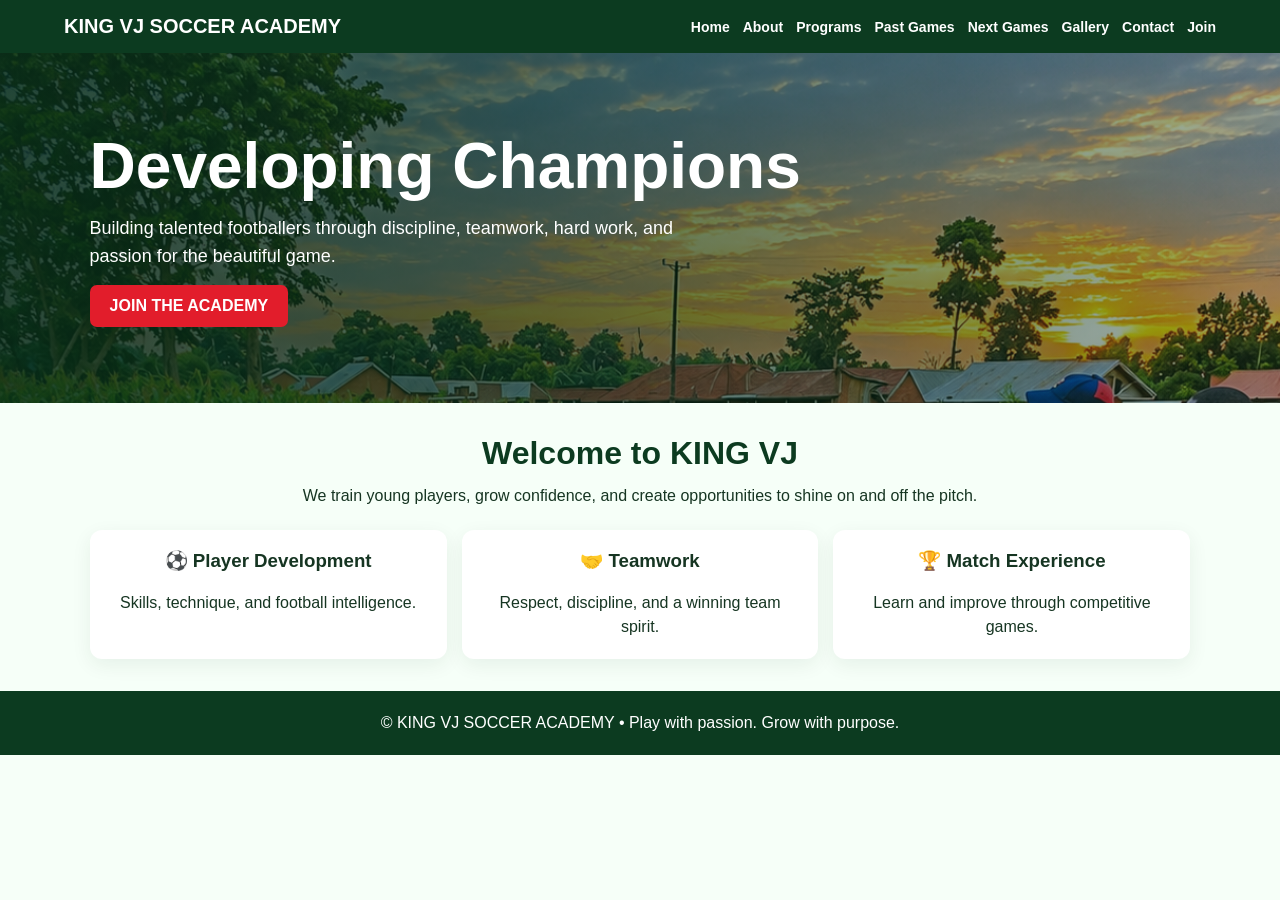
<file: index.html>
<!DOCTYPE html>
<html lang="en">
<head>
<meta charset="UTF-8">
<meta name="viewport" content="width=device-width, initial-scale=1">
<title>KING VJ SOCCER ACADEMY</title>
<style>
*{box-sizing:border-box}
html,body{margin:0;padding:0;width:100%;min-height:100%;font-family:Arial,Helvetica,sans-serif}
html,body{overflow-x:hidden}
body{background:#071b12;color:#fff}
img,svg{max-width:100%}

/* FIXED, RESPONSIVE SPLASH: centered on phones and desktops */
#splash{
 position:fixed!important;top:0;right:0;bottom:0;left:0;
 width:100%;height:100vh;height:100dvh;z-index:9999;
 display:flex;align-items:center;justify-content:center;
 overflow:hidden;background:radial-gradient(circle at center,#174b2c 0%,#071b12 70%);
 animation:splashOut .6s ease 4.45s forwards;
}
.circle{
 width:min(82vw,430px);height:min(82vw,430px);max-height:82vh;max-height:82dvh;
 aspect-ratio:1;flex:0 0 auto;margin:auto;
 border:7px solid #e8fff0;border-radius:50%;
 display:flex;flex-direction:column;align-items:center;justify-content:center;
 position:relative;overflow:hidden;
 box-shadow:0 0 0 10px #e21d2b,0 0 45px #28a64e;
 animation:circleIn .7s ease-out both;
}
.circle:before{content:"";position:absolute;inset:12px;border:2px dashed #ffffff75;border-radius:50%;pointer-events:none}
.brand{font-weight:900;letter-spacing:2px;text-align:center;line-height:1.08;text-shadow:0 3px 12px #0008;z-index:1;max-width:90%}
.brand .king{font-size:clamp(28px,8vw,52px);color:#fff;animation:wordIn .55s .15s both}
.brand .vj{color:#ff3946}
.brand .soccer{font-size:clamp(18px,5vw,31px);color:#baffc9;animation:wordIn .55s .35s both}
.brand .academy{font-size:clamp(13px,4vw,23px);color:#fff;letter-spacing:clamp(2px,1vw,5px);margin-top:7px;animation:wordIn .55s .55s both}
.team{width:42%;height:22%;object-fit:contain;margin-top:8px;animation:teamIn .65s .45s both;z-index:1}
.ball{position:absolute;width:clamp(26px,8vw,38px);height:clamp(26px,8vw,38px);left:14%;bottom:18%;animation:ballMove 1.15s ease-in-out infinite}
.ball svg{width:100%;height:100%;filter:drop-shadow(0 4px 4px #0007)}
.loading{position:absolute;bottom:8%;font-size:clamp(8px,2.5vw,10px);letter-spacing:2px;color:#d5ffe0;text-align:center;width:100%}
@keyframes circleIn{from{transform:scale(.35) rotate(-35deg);opacity:0}to{transform:scale(1) rotate(0);opacity:1}}
@keyframes wordIn{from{opacity:0;transform:translateY(18px) scale(.8)}to{opacity:1;transform:translateY(0) scale(1)}}
@keyframes teamIn{from{opacity:0;transform:scale(.2)}to{opacity:1;transform:scale(1)}}
/* Smaller travel distance prevents the ball escaping on mobile */
@keyframes ballMove{0%{transform:translate(0,0) rotate(0)}50%{transform:translate(38px,-12px) rotate(220deg)}100%{transform:translate(0,0) rotate(360deg)}}
@keyframes splashOut{to{opacity:0;visibility:hidden;pointer-events:none}}

/* HOMEPAGE */
#home{min-height:100vh;width:100%;overflow:hidden;background:#f6fff8;color:#163522}
header{background:#0c3b20;padding:15px 5%;display:flex;align-items:center;justify-content:space-between;gap:12px;flex-wrap:wrap}
header .logo{font-weight:900;font-size:clamp(16px,2.4vw,20px);color:white}
nav{display:flex;flex-wrap:wrap;gap:7px 13px}
nav a{color:#fff;text-decoration:none;font-weight:bold;font-size:14px}
nav a:hover{color:#baffc9}
.hero{
 padding:55px 7%;min-height:350px;display:flex;align-items:center;color:white;
 background-color:#063b20;
 background-image:linear-gradient(90deg,#082d18dd,#082d1860),url('images/training.png');
 background-position:center top;background-size:cover;background-repeat:no-repeat;
}
.hero h1{font-size:clamp(34px,6vw,64px);margin:0 0 12px}
.hero p{font-size:clamp(16px,2vw,18px);max-width:600px;line-height:1.55;margin:0}
.cta{display:inline-block;background:#e21d2b;color:white;padding:12px 20px;border-radius:7px;text-decoration:none;font-weight:bold;margin-top:14px}
section{padding:32px 7%;text-align:center}
section h2{font-size:clamp(25px,4vw,32px);color:#0c3b20;margin:0 0 12px}
section>p{line-height:1.5;margin:0 auto;max-width:760px}
.cards{display:grid;grid-template-columns:repeat(auto-fit,minmax(min(220px,100%),1fr));gap:15px;margin-top:22px}
.card{background:white;border-radius:12px;padding:20px;box-shadow:0 6px 20px #0b3b2012}
.card h3{margin-top:0}
.card p{line-height:1.5;margin-bottom:0}
footer{text-align:center;padding:20px 5%;background:#0c3b20;color:white;line-height:1.5}

/* Phone fixes: image scales to viewport width, no sideways overflow */
@media(max-width:600px){
 header{padding:14px 5%;display:block}
 header .logo{margin-bottom:10px}
 nav{gap:8px 12px}
 nav a{font-size:13px}
 .hero{min-height:300px;padding:42px 6%;background-size:100% auto;background-position:center top}
 .hero p{font-size:16px}
 section{padding:28px 6%}
 .circle{width:min(84vw,360px);height:min(84vw,360px);max-height:78dvh}
 .team{height:19%;margin-top:5px}
 .loading{bottom:7%}
}
@media(max-width:360px){
 .brand .king{font-size:27px}
 .brand .soccer{font-size:18px}
 .brand .academy{font-size:12px}
}
@media(prefers-reduced-motion:reduce){
 *,*::before,*::after{animation-duration:.01ms!important;animation-iteration-count:1!important}
}
</style>
</head>
<body>
<div id="splash" aria-label="KING VJ Soccer Academy splash screen">
 <div class="circle">
  <div class="brand">
   <div class="king">KING <span class="vj">VJ</span></div>
   <div class="soccer">SOCCER</div>
   <div class="academy">ACADEMY</div>
  </div>
  <img class="team" src="images/team.png" alt="King VJ Soccer Academy team" onerror="this.style.display='none'">
  <div class="ball" aria-hidden="true">
   <svg viewBox="0 0 100 100"><circle cx="50" cy="50" r="46" fill="#fff" stroke="#111" stroke-width="5"/><path d="M50 29 68 42 61 63 39 63 32 42Z" fill="#111"/><path d="M50 29 50 7M68 42 91 34M61 63 75 87M39 63 25 87M32 42 9 34" stroke="#111" stroke-width="6" fill="none"/></svg>
  </div>
  <div class="loading">WELCOME • TRAIN • WIN</div>
 </div>
</div>

<div id="home">
<header>
 <div class="logo">KING VJ SOCCER ACADEMY</div>
 <nav aria-label="Main navigation">
  <a href="index.html">Home</a><a href="about.html">About</a><a href="programs.html">Programs</a><a href="past-games.html">Past Games</a><a href="next-games.html">Next Games</a><a href="gallery.html">Gallery</a><a href="contact.html">Contact</a><a href="join.html">Join</a>
 </nav>
</header>
<div class="hero"><div>
 <h1>Developing Champions</h1>
 <p>Building talented footballers through discipline, teamwork, hard work, and passion for the beautiful game.</p>
 <a class="cta" href="join.html">JOIN THE ACADEMY</a>
</div></div>
<section>
 <h2>Welcome to KING VJ</h2>
 <p>We train young players, grow confidence, and create opportunities to shine on and off the pitch.</p>
 <div class="cards">
  <div class="card"><h3>⚽ Player Development</h3><p>Skills, technique, and football intelligence.</p></div>
  <div class="card"><h3>🤝 Teamwork</h3><p>Respect, discipline, and a winning team spirit.</p></div>
  <div class="card"><h3>🏆 Match Experience</h3><p>Learn and improve through competitive games.</p></div>
 </div>
</section>
<footer>© KING VJ SOCCER ACADEMY • Play with passion. Grow with purpose.</footer>
</div>
<script>
/* Remove splash after 5 seconds; homepage remains responsive underneath. */
window.addEventListener('load',()=>{
 const splash=document.getElementById('splash');
 window.setTimeout(()=>{if(splash)splash.remove();},5000);
});
</script>
</body>
</html>
</file>
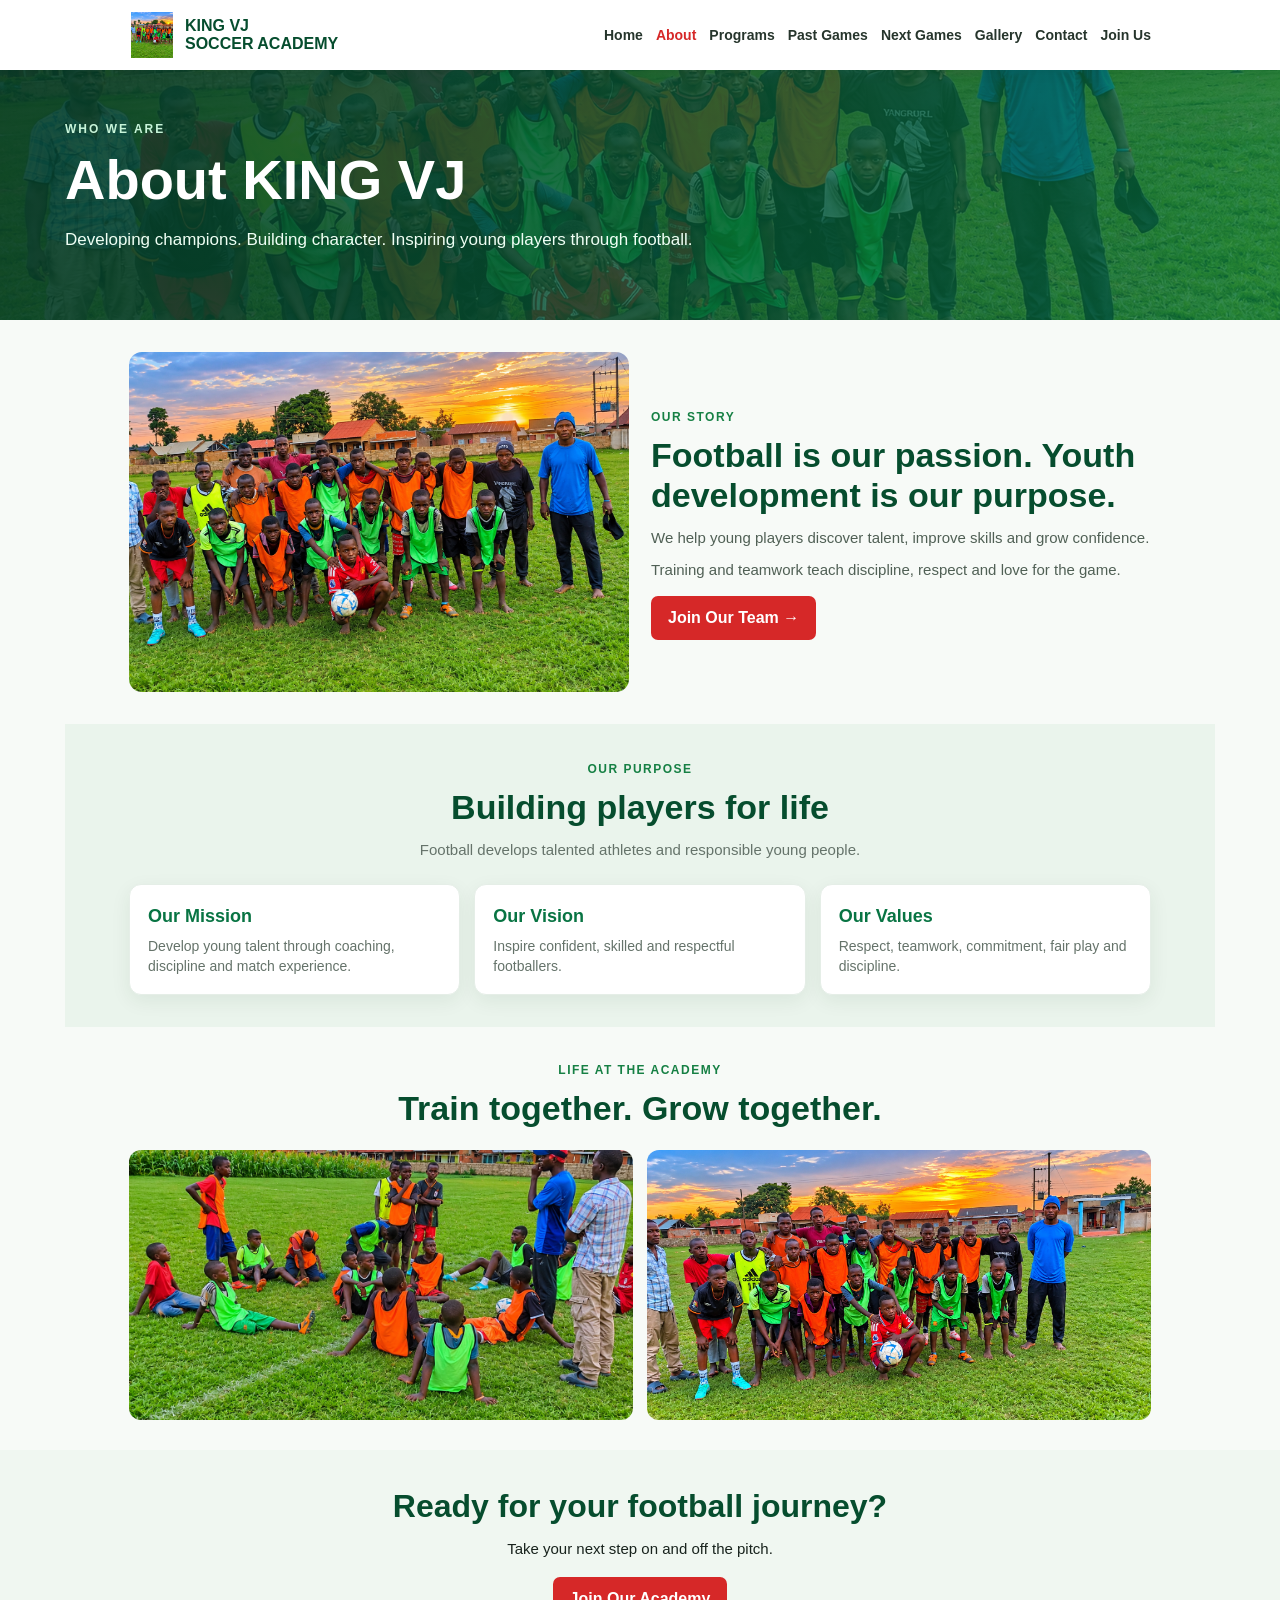
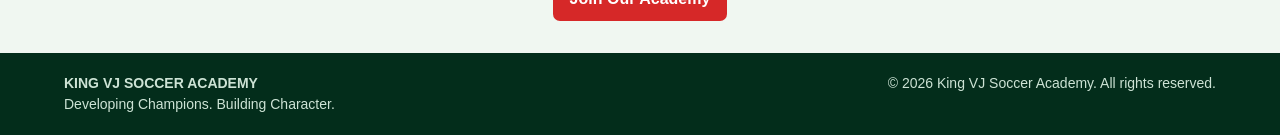
<file: about.html>
<!DOCTYPE html>
<html lang="en">
<head>
<meta charset="UTF-8"><meta name="viewport" content="width=device-width,initial-scale=1">
<title>About Us | KING VJ Soccer Academy</title>
<style>
:root{--green:#087443;--dark:#064d2e;--red:#d62828;--cream:#f7faf7;--ink:#18231d;--muted:#65736a}
*{box-sizing:border-box}html,body{margin:0;padding:0;width:100%;overflow-x:hidden}body{font-family:Arial,Helvetica,sans-serif;color:var(--ink);background:var(--cream);line-height:1.5}img{display:block;max-width:100%}
header{background:#fff;box-shadow:0 3px 16px #00000012;position:sticky;top:0;z-index:5}.nav{max-width:1150px;margin:auto;padding:12px 5%;display:flex;align-items:center;justify-content:space-between;gap:12px;flex-wrap:wrap}.brand{display:flex;align-items:center;gap:10px;font-weight:800;color:var(--dark);text-decoration:none;line-height:1.15}.brand img{width:46px;height:46px;object-fit:contain}nav{display:flex;gap:8px 13px;flex-wrap:wrap}nav a{color:#26352c;text-decoration:none;font-weight:700;font-size:14px}nav a:hover,nav a.active{color:var(--red)}
.hero{background:linear-gradient(100deg,#063d28e8,#087443b8),url('images/team.png') center/cover;color:white;padding:48px 5%;min-height:250px;display:flex;align-items:center}.hero-inner{max-width:1150px;width:100%;margin:auto}.eyebrow{color:#c8f4d9;text-transform:uppercase;letter-spacing:2px;font-size:12px;font-weight:800}.hero h1{font-size:clamp(30px,5vw,56px);line-height:1.08;margin:12px 0}.hero p{max-width:650px;font-size:clamp(15px,2vw,17px);color:#effff4}
.wrap{max-width:1150px;margin:auto;padding:32px 5%}.intro{display:grid;grid-template-columns:minmax(0,1fr) minmax(0,1fr);gap:22px;align-items:center}.intro img{width:100%;height:clamp(220px,30vw,340px);object-fit:cover;object-position:center;border-radius:13px;background:#eaf4ec}.eyebrow-green{font-size:12px;font-weight:800;letter-spacing:1.5px;color:#168044}.intro h2,.section-head h2{font-size:clamp(24px,3.5vw,34px);line-height:1.15;color:var(--dark);margin:8px 0 12px}.intro p{font-size:15px;color:#506055;margin:0 0 10px}.btn{display:inline-block;background:var(--red);color:white;text-decoration:none;padding:10px 17px;border-radius:7px;font-weight:800;margin-top:4px}
.mission{background:#eaf4ec}.section-head{text-align:center;margin-bottom:22px}.section-head p{max-width:650px;margin:0 auto;color:var(--muted);font-size:15px}.values{display:grid;grid-template-columns:repeat(3,minmax(0,1fr));gap:14px}.value{background:white;border-radius:12px;padding:18px;box-shadow:0 6px 20px #12331c12;border:1px solid #e5eee7}.value h3{color:var(--green);margin:0 0 6px;font-size:18px}.value p{font-size:14px;color:var(--muted);margin:0;line-height:1.45}
.life{padding-top:30px;padding-bottom:30px}.photo-row{display:grid;grid-template-columns:repeat(2,minmax(0,1fr));gap:14px}.photo-row img{width:100%;height:clamp(180px,26vw,270px);object-fit:cover;object-position:center;border-radius:12px;background:#eaf4ec}.cta{background:#f0f7f1;text-align:center;padding:32px 5%}.cta h2{font-size:clamp(23px,3vw,32px);color:var(--dark);margin:0 0 8px}.cta p{margin:0 0 12px;font-size:15px}footer{background:#032d1b;color:#cde3d5;padding:20px 5%;display:flex;justify-content:space-between;gap:10px;flex-wrap:wrap;font-size:14px}
/* Mobile: image on the left, text on the right—like the Next Games cards */
@media(max-width:650px){.nav{justify-content:center}.brand{justify-content:center}nav{justify-content:center}.hero{padding:38px 5%;min-height:210px}.wrap{padding:25px 5%}.intro{grid-template-columns:38% minmax(0,1fr);gap:13px;align-items:start}.intro img{height:100%;min-height:180px;max-height:260px;object-fit:cover}.intro h2{font-size:clamp(18px,4.5vw,25px);margin:6px 0 8px}.intro p{font-size:13px;line-height:1.4;margin-bottom:7px}.intro .btn{font-size:12px;padding:8px 10px}.section-head{margin-bottom:16px}.values{grid-template-columns:1fr;gap:10px}.value{padding:14px}.life{padding-top:24px;padding-bottom:24px}.photo-row{grid-template-columns:repeat(2,minmax(0,1fr));gap:9px}.photo-row img{height:clamp(130px,34vw,210px)}.cta{padding:25px 5%}footer{display:block;text-align:center;padding:18px 5%}footer>div+div{margin-top:8px}}
@media(max-width:390px){.intro{grid-template-columns:35% minmax(0,1fr);gap:10px}.intro img{min-height:160px}.intro h2{font-size:18px}.intro p{font-size:12.5px}.photo-row{grid-template-columns:1fr}.photo-row img{height:190px}}
</style></head><body>
<header><div class="nav"><a class="brand" href="index.html"><img src="images/logo.png" alt="KING VJ Soccer Academy logo"><span>KING VJ<br>SOCCER ACADEMY</span></a><nav aria-label="Main navigation"><a href="index.html">Home</a><a class="active" href="about.html">About</a><a href="programs.html">Programs</a><a href="past-games.html">Past Games</a><a href="next-games.html">Next Games</a><a href="gallery.html">Gallery</a><a href="contact.html">Contact</a><a href="join.html">Join Us</a></nav></div></header>
<section class="hero"><div class="hero-inner"><div class="eyebrow">Who we are</div><h1>About KING VJ</h1><p>Developing champions. Building character. Inspiring young players through football.</p></div></section>
<main><section class="wrap intro"><img src="images/team.png" alt="King VJ Soccer Academy team"><div><span class="eyebrow-green">OUR STORY</span><h2>Football is our passion. Youth development is our purpose.</h2><p>We help young players discover talent, improve skills and grow confidence.</p><p>Training and teamwork teach discipline, respect and love for the game.</p><a class="btn" href="join.html">Join Our Team →</a></div></section>
<section class="mission wrap"><div class="section-head"><span class="eyebrow-green">OUR PURPOSE</span><h2>Building players for life</h2><p>Football develops talented athletes and responsible young people.</p></div><div class="values"><article class="value"><h3>Our Mission</h3><p>Develop young talent through coaching, discipline and match experience.</p></article><article class="value"><h3>Our Vision</h3><p>Inspire confident, skilled and respectful footballers.</p></article><article class="value"><h3>Our Values</h3><p>Respect, teamwork, commitment, fair play and discipline.</p></article></div></section>
<section class="wrap life"><div class="section-head"><span class="eyebrow-green">LIFE AT THE ACADEMY</span><h2>Train together. Grow together.</h2></div><div class="photo-row"><img src="images/training.png" alt="Young players at football training"><img src="images/players.png" alt="Academy players on the pitch"></div></section>
<section class="cta"><h2>Ready for your football journey?</h2><p>Take your next step on and off the pitch.</p><a class="btn" href="join.html">Join Our Academy</a></section></main>
<footer><div><b>KING VJ SOCCER ACADEMY</b><br>Developing Champions. Building Character.</div><div>© 2026 King VJ Soccer Academy. All rights reserved.</div></footer>
</body></html>
</file>
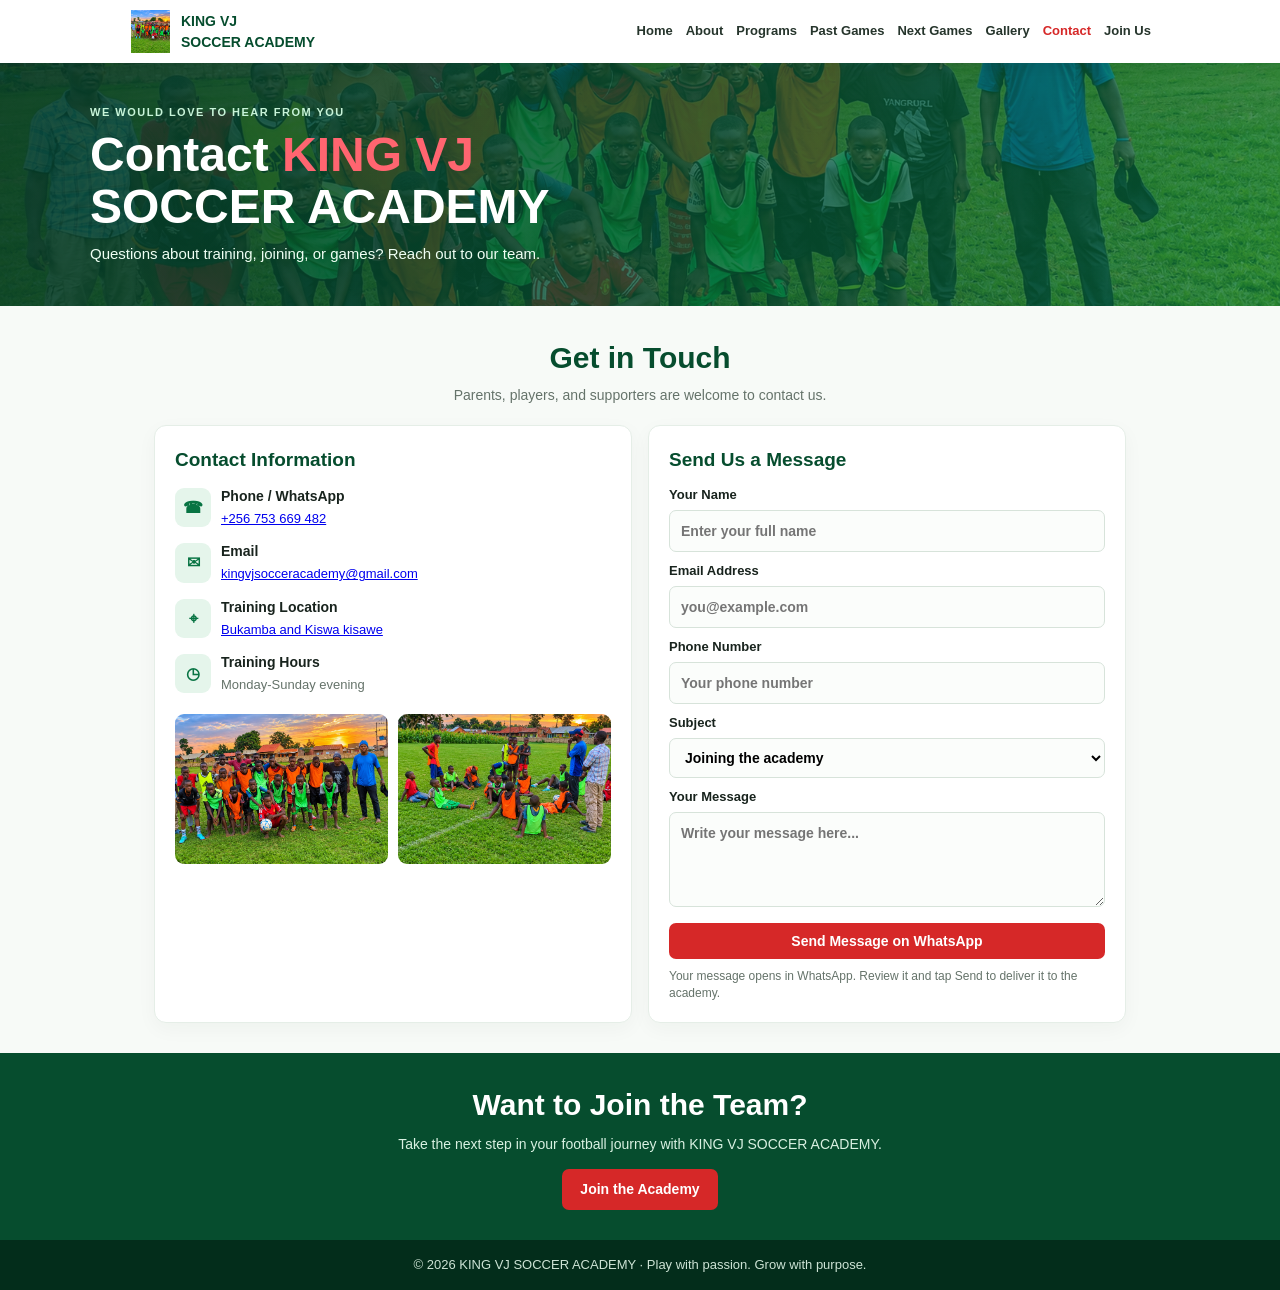
<file: contact.html>
<!DOCTYPE html>
<html lang="en"><head><meta charset="UTF-8"><meta name="viewport" content="width=device-width, initial-scale=1"><title>Contact Us | KING VJ SOCCER ACADEMY</title>
<style>
:root{--green:#087443;--dark:#064d2e;--red:#d62828;--cream:#f7faf7;--ink:#18231d;--muted:#65736a}
*{box-sizing:border-box;margin:0;padding:0}html,body{width:100%;overflow-x:hidden}body{font-family:Arial,Helvetica,sans-serif;color:var(--ink);background:var(--cream);line-height:1.45}
img{display:block;max-width:100%}header{background:#fff;box-shadow:0 3px 16px #00000012;position:sticky;top:0;z-index:5}.nav{max-width:1150px;margin:auto;padding:10px 5%;display:flex;align-items:center;justify-content:space-between;gap:14px;flex-wrap:wrap}.brand{display:flex;align-items:center;gap:9px;font-weight:900;color:var(--dark);text-decoration:none;font-size:14px}.brand img{width:43px;height:43px;object-fit:contain}nav{display:flex;gap:8px 13px;flex-wrap:wrap}nav a{color:#26352c;text-decoration:none;font-weight:700;font-size:13px}nav a:hover,nav a.active{color:var(--red)}
.hero{background:linear-gradient(100deg,#063d28e8,#087443a8),url('images/team.png') center/cover;color:white;padding:42px 5%}.hero-inner{max-width:1100px;margin:auto}.eyebrow{color:#c8f4d9;text-transform:uppercase;letter-spacing:1.5px;font-size:11px;font-weight:800}h1{font-size:clamp(30px,5vw,48px);line-height:1.08;margin:8px 0 10px}.hero p{max-width:600px;font-size:15px;color:#effff4}
.wrap{max-width:1100px;margin:auto;padding:30px 5%}.intro{text-align:center;margin-bottom:20px}.intro h2{font-size:clamp(24px,3.5vw,30px);margin:0 0 5px;color:var(--dark)}.intro p{color:var(--muted);max-width:680px;margin:auto;font-size:14px}
.layout{display:grid;grid-template-columns:1fr 1fr;gap:16px;align-items:stretch}.panel{background:white;border:1px solid #e5eee7;border-radius:12px;padding:20px;box-shadow:0 6px 20px #12331c0a;min-width:0}.panel h3{color:var(--dark);margin:0 0 12px;font-size:19px}.info{display:flex;gap:10px;margin:12px 0;align-items:center}.icon{background:#e5f5eb;color:var(--green);border-radius:9px;padding:8px;min-width:36px;text-align:center;font-weight:900}.info strong{display:block;font-size:14px}.info span{color:var(--muted);font-size:13px;overflow-wrap:anywhere}
.photo-row{display:grid;grid-template-columns:1fr 1fr;gap:10px;margin-top:18px}.photo-row img{width:100%;height:150px;object-fit:cover;border-radius:9px}
form{display:grid;gap:10px}label{font-weight:700;font-size:13px}input,textarea,select{width:100%;margin-top:5px;padding:10px 11px;border:1px solid #d7e3da;border-radius:7px;font:inherit;font-size:14px;background:#fbfdfb}textarea{min-height:95px;resize:vertical}input:focus,textarea:focus,select:focus{outline:2px solid #a5dfbd;border-color:var(--green)}.btn{display:inline-block;background:var(--red);color:white;text-decoration:none;padding:10px 18px;border:0;border-radius:7px;font-weight:800;cursor:pointer;font-size:14px}.btn:hover{background:#b91827}.note{font-size:12px;color:var(--muted);margin-top:9px}
.cta{background:var(--dark);color:white;text-align:center;padding:30px 5%}.cta h2{font-size:clamp(23px,3.5vw,30px);margin:0 0 7px}.cta p{max-width:620px;margin:0 auto 15px;color:#d9f1e2;font-size:14px}footer{background:#032d1b;color:#cde3d5;text-align:center;padding:16px 5%;font-size:13px}
@media(max-width:760px){.nav{justify-content:center;padding:10px 4%}.brand{margin-bottom:3px}nav{justify-content:center;gap:7px 10px}.hero{padding:34px 5%}.wrap{padding:24px 5%}.intro{margin-bottom:15px}.layout{grid-template-columns:1fr;gap:12px}.panel{padding:15px}.photo-row img{height:130px}}
@media(max-width:380px){.photo-row{grid-template-columns:1fr 1fr}.photo-row img{height:115px}.panel{padding:13px}}
</style></head><body>
<header><div class="nav"><a class="brand" href="index.html"><img src="images/logo.png" alt="KING VJ Soccer Academy logo"><span>KING VJ<br>SOCCER ACADEMY</span></a><nav aria-label="Main navigation"><a href="index.html">Home</a><a href="about.html">About</a><a href="programs.html">Programs</a><a href="past-games.html">Past Games</a><a href="next-games.html">Next Games</a><a href="gallery.html">Gallery</a><a class="active" href="contact.html">Contact</a><a href="join.html">Join Us</a></nav></div></header>
<section class="hero"><div class="hero-inner"><div class="eyebrow">We would love to hear from you</div><h1>Contact <span style="color:#ff6570">KING VJ</span><br>SOCCER ACADEMY</h1><p>Questions about training, joining, or games? Reach out to our team.</p></div></section>
<main class="wrap"><div class="intro"><h2>Get in Touch</h2><p>Parents, players, and supporters are welcome to contact us.</p></div><div class="layout">
<section class="panel"><h3>Contact Information</h3><div class="info"><div class="icon">☎</div><div><strong>Phone / WhatsApp</strong><span><a href="https://wa.me/256753669482" target="_blank" rel="noopener">+256 753 669 482</a></span></div></div><div class="info"><div class="icon">✉</div><div><strong>Email</strong><span><a href="https://wa.me/kingvjsocceracademy" target="_blank" rel="noopener">kingvjsocceracademy@gmail.com</a></span></div></div><div class="info"><div class="icon">⌖</div><div><strong>Training Location</strong><span><a href="https://wa.me/Bukamba and kiswa kisawe" target="_blank" rel="noopener">Bukamba and Kiswa kisawe</a></span></div></div><div class="info"><div class="icon">◷</div><div><strong>Training Hours</strong><span>Monday-Sunday evening</span></div></div><div class="photo-row"><img src="images/team.png" alt="KING VJ Soccer Academy team"><img src="images/training.png" alt="Academy training session"></div></section>
<section class="panel"><h3>Send Us a Message</h3><form id="contactForm"><label>Your Name<input type="text" name="name" placeholder="Enter your full name" required></label><label>Email Address<input type="email" name="email" placeholder="you@example.com" required></label><label>Phone Number<input type="tel" name="phone" placeholder="Your phone number"></label><label>Subject<select name="subject"><option>Joining the academy</option><option>Training information</option><option>Upcoming games</option><option>Other question</option></select></label><label>Your Message<textarea name="message" placeholder="Write your message here..." required></textarea></label><button class="btn" type="submit">Send Message on WhatsApp</button></form><p class="note">Your message opens in WhatsApp. Review it and tap Send to deliver it to the academy.</p></section>
</div></main><section class="cta"><h2>Want to Join the Team?</h2><p>Take the next step in your football journey with KING VJ SOCCER ACADEMY.</p><a class="btn" href="join.html">Join the Academy</a></section><footer>© 2026 KING VJ SOCCER ACADEMY · Play with passion. Grow with purpose.</footer>
<script>
document.getElementById('contactForm').addEventListener('submit', function(event) {
  event.preventDefault();
  const data = new FormData(event.currentTarget);
  const msg = [
    'KING VJ SOCCER ACADEMY — CONTACT MESSAGE',
    'Name: ' + data.get('name').trim(),
    'Email: ' + data.get('email').trim(),
    'Phone: ' + (data.get('phone').trim() || 'Not provided'),
    'Subject: ' + data.get('subject'),
    'Message: ' + data.get('message').trim()
  ].join('\n');
  window.open('https://wa.me/256753669482?text=' + encodeURIComponent(msg), '_blank');
});
</script></body></html>
</file>
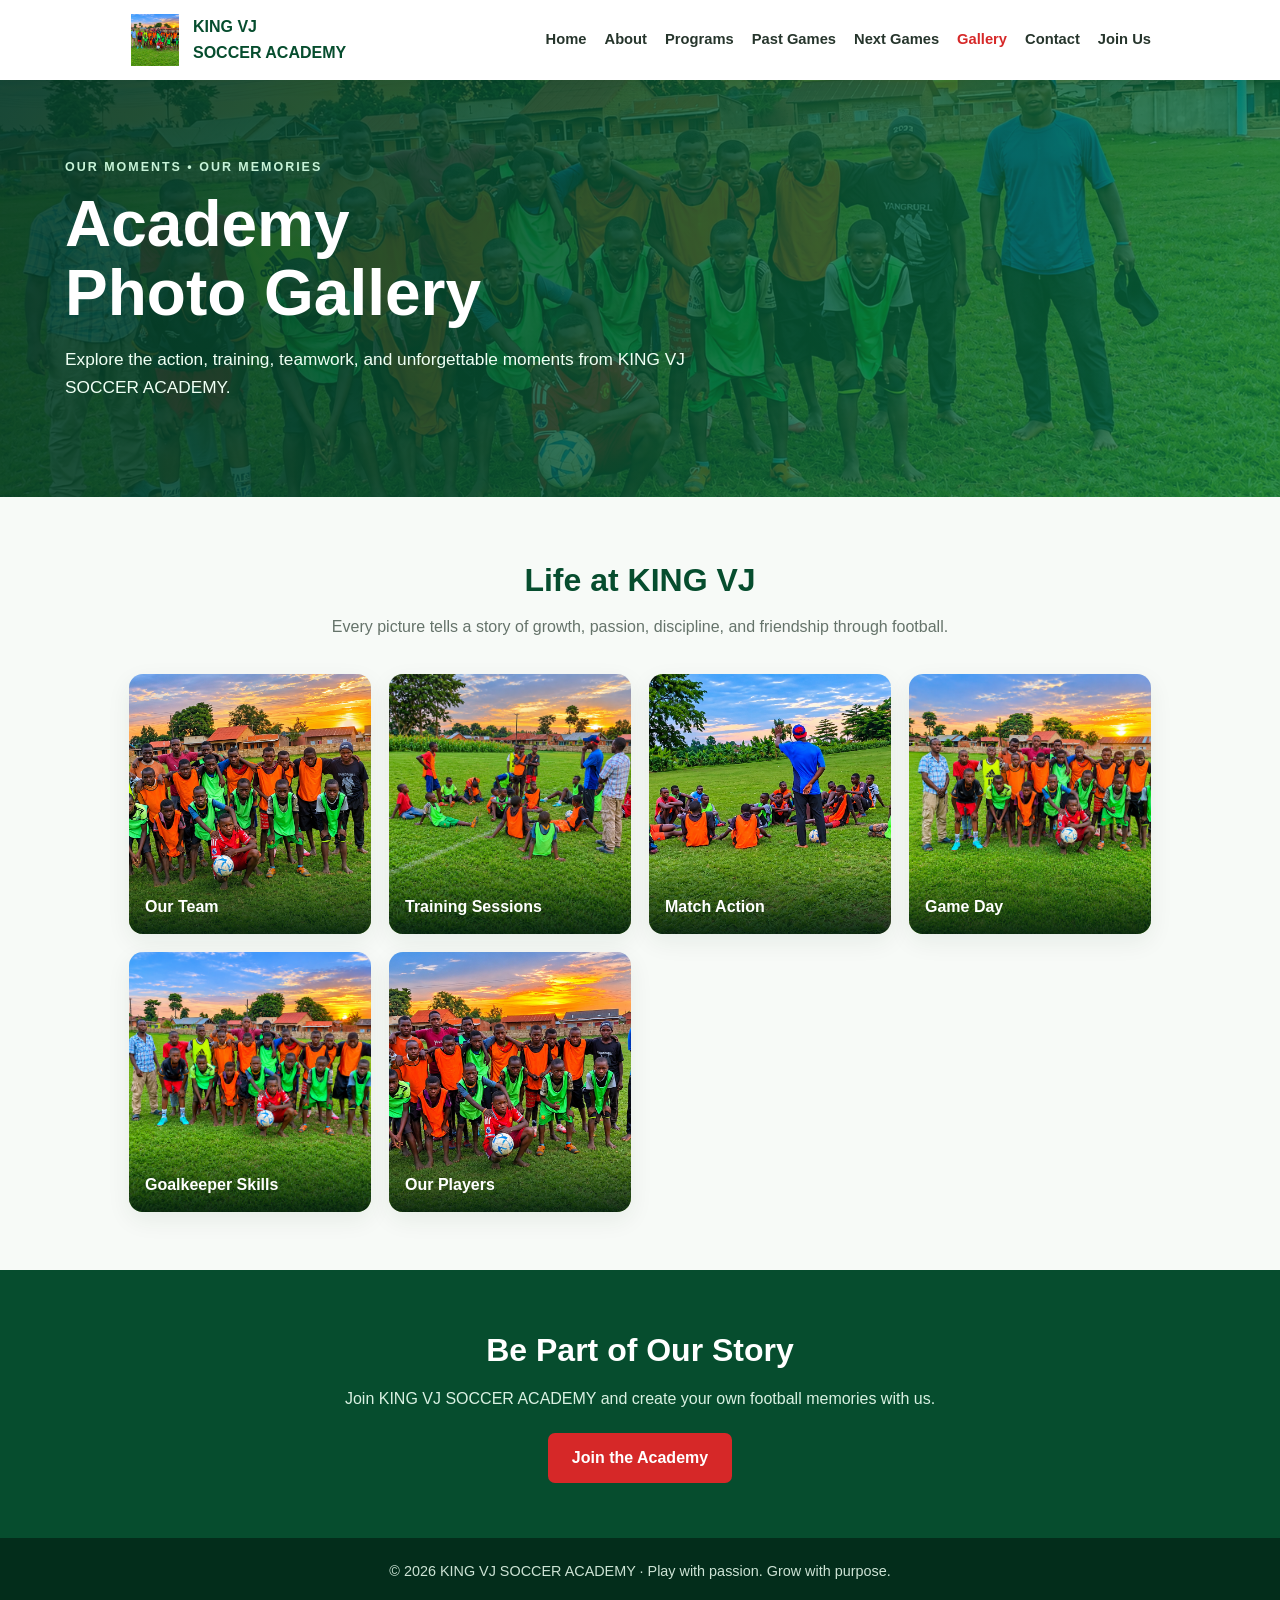
<file: gallery.html>
<!DOCTYPE html>
<html lang="en">
<head>
<meta charset="UTF-8"><meta name="viewport" content="width=device-width, initial-scale=1.0">
<title>Gallery | KING VJ SOCCER ACADEMY</title>
<style>
:root{--green:#087443;--dark:#064d2e;--red:#d62828;--cream:#f7faf7;--ink:#18231d;--muted:#65736a}
*{box-sizing:border-box}body{margin:0;font-family:Arial,Helvetica,sans-serif;color:var(--ink);background:var(--cream);line-height:1.6}
header{background:#fff;box-shadow:0 3px 16px #00000012;position:sticky;top:0;z-index:5}
.nav{max-width:1150px;margin:auto;padding:14px 5%;display:flex;align-items:center;justify-content:space-between;gap:20px;flex-wrap:wrap}
.brand{display:flex;align-items:center;gap:12px;font-weight:800;color:var(--dark);text-decoration:none}.brand img{width:52px;height:52px;object-fit:contain}
nav{display:flex;gap:18px;flex-wrap:wrap}nav a{color:#26352c;text-decoration:none;font-weight:700;font-size:.92rem}nav a:hover,nav a.active{color:var(--red)}
.hero{background:linear-gradient(100deg,#063d28e8,#087443b8),url('images/team.png') center/cover;color:white;padding:78px 5%}
.hero-inner{max-width:1150px;margin:auto}.eyebrow{color:#c8f4d9;text-transform:uppercase;letter-spacing:2px;font-size:.78rem;font-weight:800}
h1{font-size:clamp(2.3rem,5vw,4rem);line-height:1.08;margin:12px 0 18px}.hero p{max-width:650px;font-size:1.08rem;color:#effff4}
.wrap{max-width:1150px;margin:auto;padding:58px 5%}.section-head{text-align:center;margin-bottom:34px}.section-head h2{font-size:2rem;margin:0 0 8px;color:var(--dark)}.section-head p{color:var(--muted);margin:0 auto;max-width:680px}
.gallery{display:grid;grid-template-columns:repeat(auto-fit,minmax(230px,1fr));gap:18px}
.photo{position:relative;overflow:hidden;border-radius:14px;background:#e4eee6;box-shadow:0 8px 24px #12331c12;min-height:220px}
.photo img{width:100%;height:260px;object-fit:cover;display:block;transition:transform .35s ease}
.photo:hover img{transform:scale(1.05)}
.caption{position:absolute;left:0;right:0;bottom:0;padding:35px 16px 14px;color:white;font-weight:800;background:linear-gradient(transparent,#001b0ee0)}
.cta{background:var(--dark);color:white;text-align:center;padding:55px 5%}.cta h2{font-size:2rem;margin:0 0 10px}.cta p{max-width:650px;margin:0 auto 22px;color:#d9f1e2}
.btn{display:inline-block;background:var(--red);color:white;text-decoration:none;padding:12px 24px;border-radius:7px;font-weight:800}
footer{background:#032d1b;color:#cde3d5;text-align:center;padding:22px 5%;font-size:.9rem}
@media(max-width:650px){.nav{justify-content:center}nav{justify-content:center}.hero{padding:58px 5%}}
</style></head>
<body>
<header><div class="nav">
<a class="brand" href="index.html"><img src="images/logo.png" alt="KING VJ Soccer Academy logo"><span>KING VJ<br>SOCCER ACADEMY</span></a>
<nav aria-label="Main navigation"><a href="index.html">Home</a><a href="about.html">About</a><a href="programs.html">Programs</a><a href="past-games.html">Past Games</a><a href="next-games.html">Next Games</a><a class="active" href="gallery.html">Gallery</a><a href="contact.html">Contact</a><a href="join.html">Join Us</a></nav>
</div></header>
<section class="hero"><div class="hero-inner"><div class="eyebrow">Our moments • Our memories</div><h1>Academy<br>Photo Gallery</h1><p>Explore the action, training, teamwork, and unforgettable moments from KING VJ SOCCER ACADEMY.</p></div></section>
<main class="wrap">
<div class="section-head"><h2>Life at KING VJ</h2><p>Every picture tells a story of growth, passion, discipline, and friendship through football.</p></div>
<section class="gallery" aria-label="Academy photo gallery">
<div class="photo"><img src="images/team.png" alt="KING VJ Soccer Academy team"><div class="caption">Our Team</div></div>
<div class="photo"><img src="images/training.png" alt="Players training on the pitch"><div class="caption">Training Sessions</div></div>
<div class="photo"><img src="images/match1.png" alt="Players in a football match"><div class="caption">Match Action</div></div>
<div class="photo"><img src="images/match2.png" alt="Football match moment"><div class="caption">Game Day</div></div>
<div class="photo"><img src="images/goalkeeper.png" alt="Goalkeeper training"><div class="caption">Goalkeeper Skills</div></div>
<div class="photo"><img src="images/players.png" alt="Academy players"><div class="caption">Our Players</div></div>
</section>
</main>
<section class="cta"><h2>Be Part of Our Story</h2><p>Join KING VJ SOCCER ACADEMY and create your own football memories with us.</p><a class="btn" href="join.html">Join the Academy</a></section>
<footer>© 2026 KING VJ SOCCER ACADEMY · Play with passion. Grow with purpose.</footer>
</body></html>
</file>
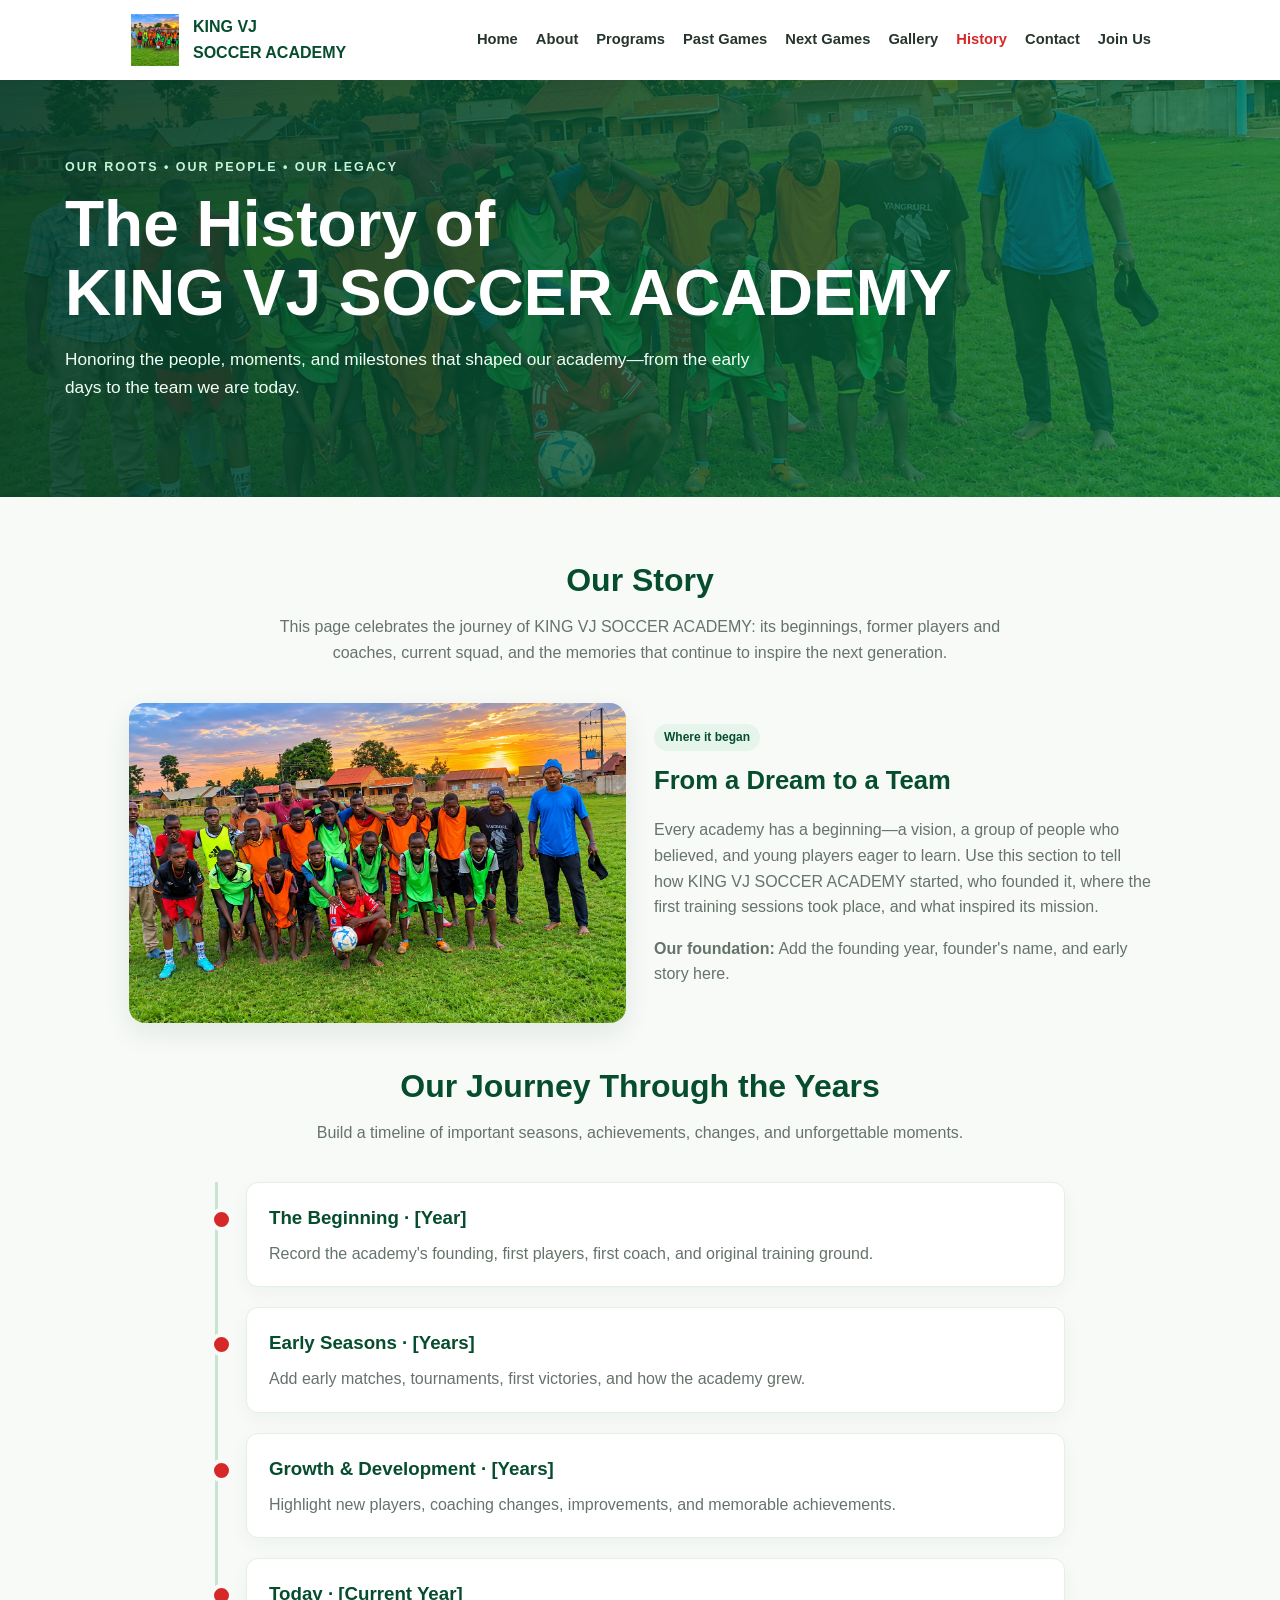
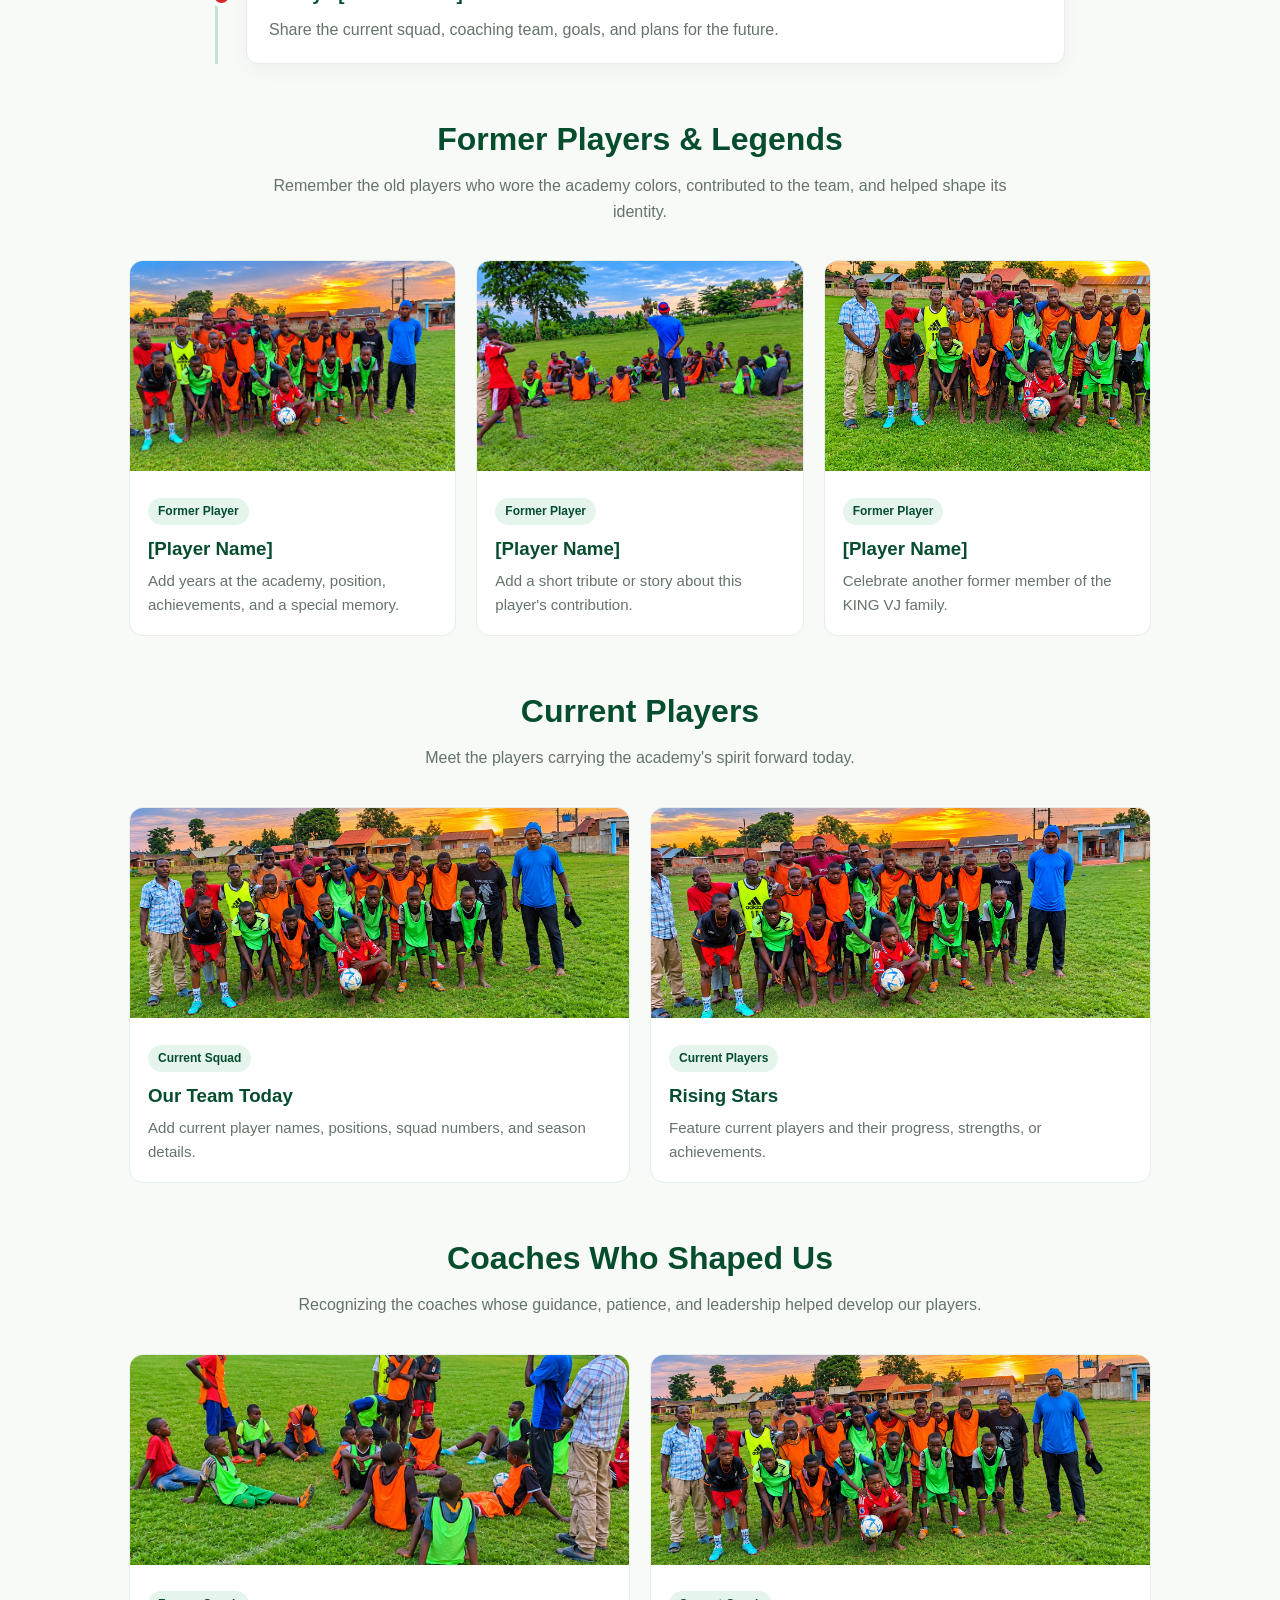
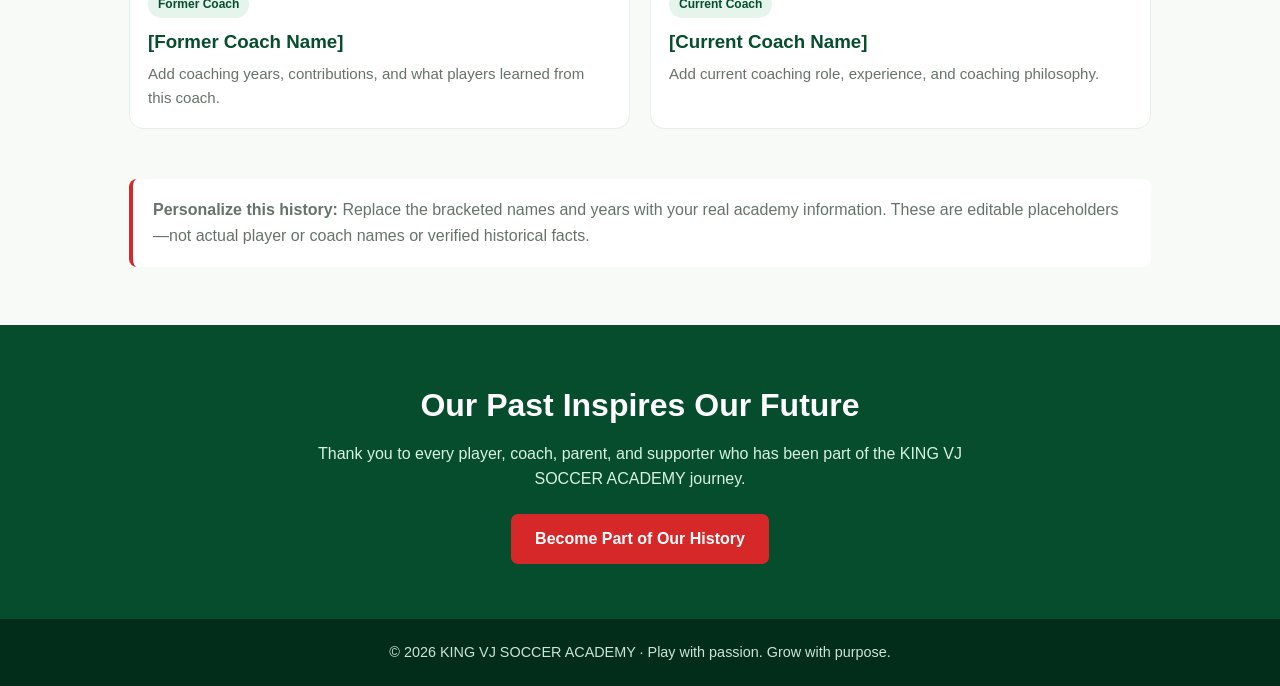
<file: history.html>
<!DOCTYPE html>
<html lang="en">
<head>
<meta charset="UTF-8"><meta name="viewport" content="width=device-width, initial-scale=1.0">
<title>Our History | KING VJ SOCCER ACADEMY</title>
<style>
:root{--green:#087443;--dark:#064d2e;--red:#d62828;--cream:#f7faf7;--ink:#18231d;--muted:#65736a}
*{box-sizing:border-box}body{margin:0;font-family:Arial,Helvetica,sans-serif;color:var(--ink);background:var(--cream);line-height:1.6}
header{background:#fff;box-shadow:0 3px 16px #00000012;position:sticky;top:0;z-index:5}
.nav{max-width:1150px;margin:auto;padding:14px 5%;display:flex;align-items:center;justify-content:space-between;gap:20px;flex-wrap:wrap}
.brand{display:flex;align-items:center;gap:12px;font-weight:800;color:var(--dark);text-decoration:none}.brand img{width:52px;height:52px;object-fit:contain}
nav{display:flex;gap:18px;flex-wrap:wrap}nav a{color:#26352c;text-decoration:none;font-weight:700;font-size:.92rem}nav a:hover,nav a.active{color:var(--red)}
.hero{background:linear-gradient(100deg,#063d28e8,#087443b8),url('images/team.png') center/cover;color:white;padding:78px 5%}
.hero-inner{max-width:1150px;margin:auto}.eyebrow{color:#c8f4d9;text-transform:uppercase;letter-spacing:2px;font-size:.78rem;font-weight:800}
h1{font-size:clamp(2.3rem,5vw,4rem);line-height:1.08;margin:12px 0 18px}.hero p{max-width:700px;font-size:1.08rem;color:#effff4}
.wrap{max-width:1150px;margin:auto;padding:58px 5%}.intro{text-align:center;margin-bottom:36px}.intro h2{font-size:2rem;margin:0 0 8px;color:var(--dark)}.intro p{color:var(--muted);max-width:780px;margin:auto}
.story{display:grid;grid-template-columns:1fr 1fr;gap:28px;align-items:center;margin:38px 0}
.story img{width:100%;height:320px;object-fit:cover;border-radius:16px;box-shadow:0 10px 28px #12331c16}
.story h3{color:var(--dark);font-size:1.6rem;margin:0 0 12px}.story p{color:var(--muted)}
.timeline{position:relative;max-width:850px;margin:25px auto 50px;padding-left:28px;border-left:3px solid #c6e5d1}
.event{position:relative;background:white;border:1px solid #e5eee7;border-radius:12px;padding:20px 22px;margin:20px 0;box-shadow:0 6px 20px #12331c0a}
.event:before{content:"";position:absolute;left:-37px;top:25px;width:15px;height:15px;background:var(--red);border:4px solid var(--cream);border-radius:50%}
.event h3{margin:0 0 8px;color:var(--dark)}.event p{margin:0;color:var(--muted)}
.people{display:grid;grid-template-columns:repeat(auto-fit,minmax(230px,1fr));gap:20px}
.person{background:white;border:1px solid #e5eee7;border-radius:14px;overflow:hidden}.person img{width:100%;height:210px;object-fit:cover}.person div{padding:18px}.person h3{margin:0 0 5px;color:var(--dark)}.person p{margin:0;color:var(--muted);font-size:.94rem}
.label{display:inline-block;background:#e5f5eb;color:var(--dark);border-radius:25px;padding:4px 10px;font-size:.75rem;font-weight:800;margin-bottom:9px}
.notice{margin-top:26px;padding:18px 20px;border-left:4px solid var(--red);background:white;border-radius:8px;color:var(--muted)}
.cta{background:var(--dark);color:white;text-align:center;padding:55px 5%}.cta h2{font-size:2rem;margin:0 0 10px}.cta p{max-width:650px;margin:0 auto 22px;color:#d9f1e2}
.btn{display:inline-block;background:var(--red);color:white;text-decoration:none;padding:12px 24px;border-radius:7px;font-weight:800}
footer{background:#032d1b;color:#cde3d5;text-align:center;padding:22px 5%;font-size:.9rem}
@media(max-width:760px){.story{grid-template-columns:1fr}.story img{height:250px}.nav{justify-content:center}nav{justify-content:center}.hero{padding:58px 5%}}
</style></head>
<body>
<header><div class="nav">
<a class="brand" href="index.html"><img src="images/logo.png" alt="KING VJ Soccer Academy logo"><span>KING VJ<br>SOCCER ACADEMY</span></a>
<nav aria-label="Main navigation"><a href="index.html">Home</a><a href="about.html">About</a><a href="programs.html">Programs</a><a href="past-games.html">Past Games</a><a href="next-games.html">Next Games</a><a href="gallery.html">Gallery</a><a class="active" href="history.html">History</a><a href="contact.html">Contact</a><a href="join.html">Join Us</a></nav>
</div></header>

<section class="hero"><div class="hero-inner"><div class="eyebrow">Our roots • Our people • Our legacy</div><h1>The History of<br>KING VJ SOCCER ACADEMY</h1><p>Honoring the people, moments, and milestones that shaped our academy—from the early days to the team we are today.</p></div></section>

<main class="wrap">
<div class="intro"><h2>Our Story</h2><p>This page celebrates the journey of KING VJ SOCCER ACADEMY: its beginnings, former players and coaches, current squad, and the memories that continue to inspire the next generation.</p></div>

<section class="story">
<img src="images/team.png" alt="KING VJ Soccer Academy team photograph">
<div><span class="label">Where it began</span><h3>From a Dream to a Team</h3><p>Every academy has a beginning—a vision, a group of people who believed, and young players eager to learn. Use this section to tell how KING VJ SOCCER ACADEMY started, who founded it, where the first training sessions took place, and what inspired its mission.</p><p><strong>Our foundation:</strong> Add the founding year, founder's name, and early story here.</p></div>
</section>

<section><div class="intro"><h2>Our Journey Through the Years</h2><p>Build a timeline of important seasons, achievements, changes, and unforgettable moments.</p></div>
<div class="timeline">
<div class="event"><h3>The Beginning · [Year]</h3><p>Record the academy's founding, first players, first coach, and original training ground.</p></div>
<div class="event"><h3>Early Seasons · [Years]</h3><p>Add early matches, tournaments, first victories, and how the academy grew.</p></div>
<div class="event"><h3>Growth & Development · [Years]</h3><p>Highlight new players, coaching changes, improvements, and memorable achievements.</p></div>
<div class="event"><h3>Today · [Current Year]</h3><p>Share the current squad, coaching team, goals, and plans for the future.</p></div>
</div></section>

<section style="margin:50px 0"><div class="intro"><h2>Former Players & Legends</h2><p>Remember the old players who wore the academy colors, contributed to the team, and helped shape its identity.</p></div>
<div class="people">
<article class="person"><img src="images/players.png" alt="Academy players"><div><span class="label">Former Player</span><h3>[Player Name]</h3><p>Add years at the academy, position, achievements, and a special memory.</p></div></article>
<article class="person"><img src="images/match1.png" alt="Football match action"><div><span class="label">Former Player</span><h3>[Player Name]</h3><p>Add a short tribute or story about this player's contribution.</p></div></article>
<article class="person"><img src="images/match2.png" alt="Football match moment"><div><span class="label">Former Player</span><h3>[Player Name]</h3><p>Celebrate another former member of the KING VJ family.</p></div></article>
</div></section>

<section style="margin:50px 0"><div class="intro"><h2>Current Players</h2><p>Meet the players carrying the academy's spirit forward today.</p></div>
<div class="people">
<article class="person"><img src="images/team.png" alt="Current academy squad"><div><span class="label">Current Squad</span><h3>Our Team Today</h3><p>Add current player names, positions, squad numbers, and season details.</p></div></article>
<article class="person"><img src="images/players.png" alt="Current academy players"><div><span class="label">Current Players</span><h3>Rising Stars</h3><p>Feature current players and their progress, strengths, or achievements.</p></div></article>
</div></section>

<section style="margin:50px 0"><div class="intro"><h2>Coaches Who Shaped Us</h2><p>Recognizing the coaches whose guidance, patience, and leadership helped develop our players.</p></div>
<div class="people">
<article class="person"><img src="images/training.png" alt="Coaching and training session"><div><span class="label">Former Coach</span><h3>[Former Coach Name]</h3><p>Add coaching years, contributions, and what players learned from this coach.</p></div></article>
<article class="person"><img src="images/team.png" alt="Academy team with coaching staff"><div><span class="label">Current Coach</span><h3>[Current Coach Name]</h3><p>Add current coaching role, experience, and coaching philosophy.</p></div></article>
</div></section>

<div class="notice"><strong>Personalize this history:</strong> Replace the bracketed names and years with your real academy information. These are editable placeholders—not actual player or coach names or verified historical facts.</div>
</main>

<section class="cta"><h2>Our Past Inspires Our Future</h2><p>Thank you to every player, coach, parent, and supporter who has been part of the KING VJ SOCCER ACADEMY journey.</p><a class="btn" href="join.html">Become Part of Our History</a></section>
<footer>© 2026 KING VJ SOCCER ACADEMY · Play with passion. Grow with purpose.</footer>
</body></html>
</file>
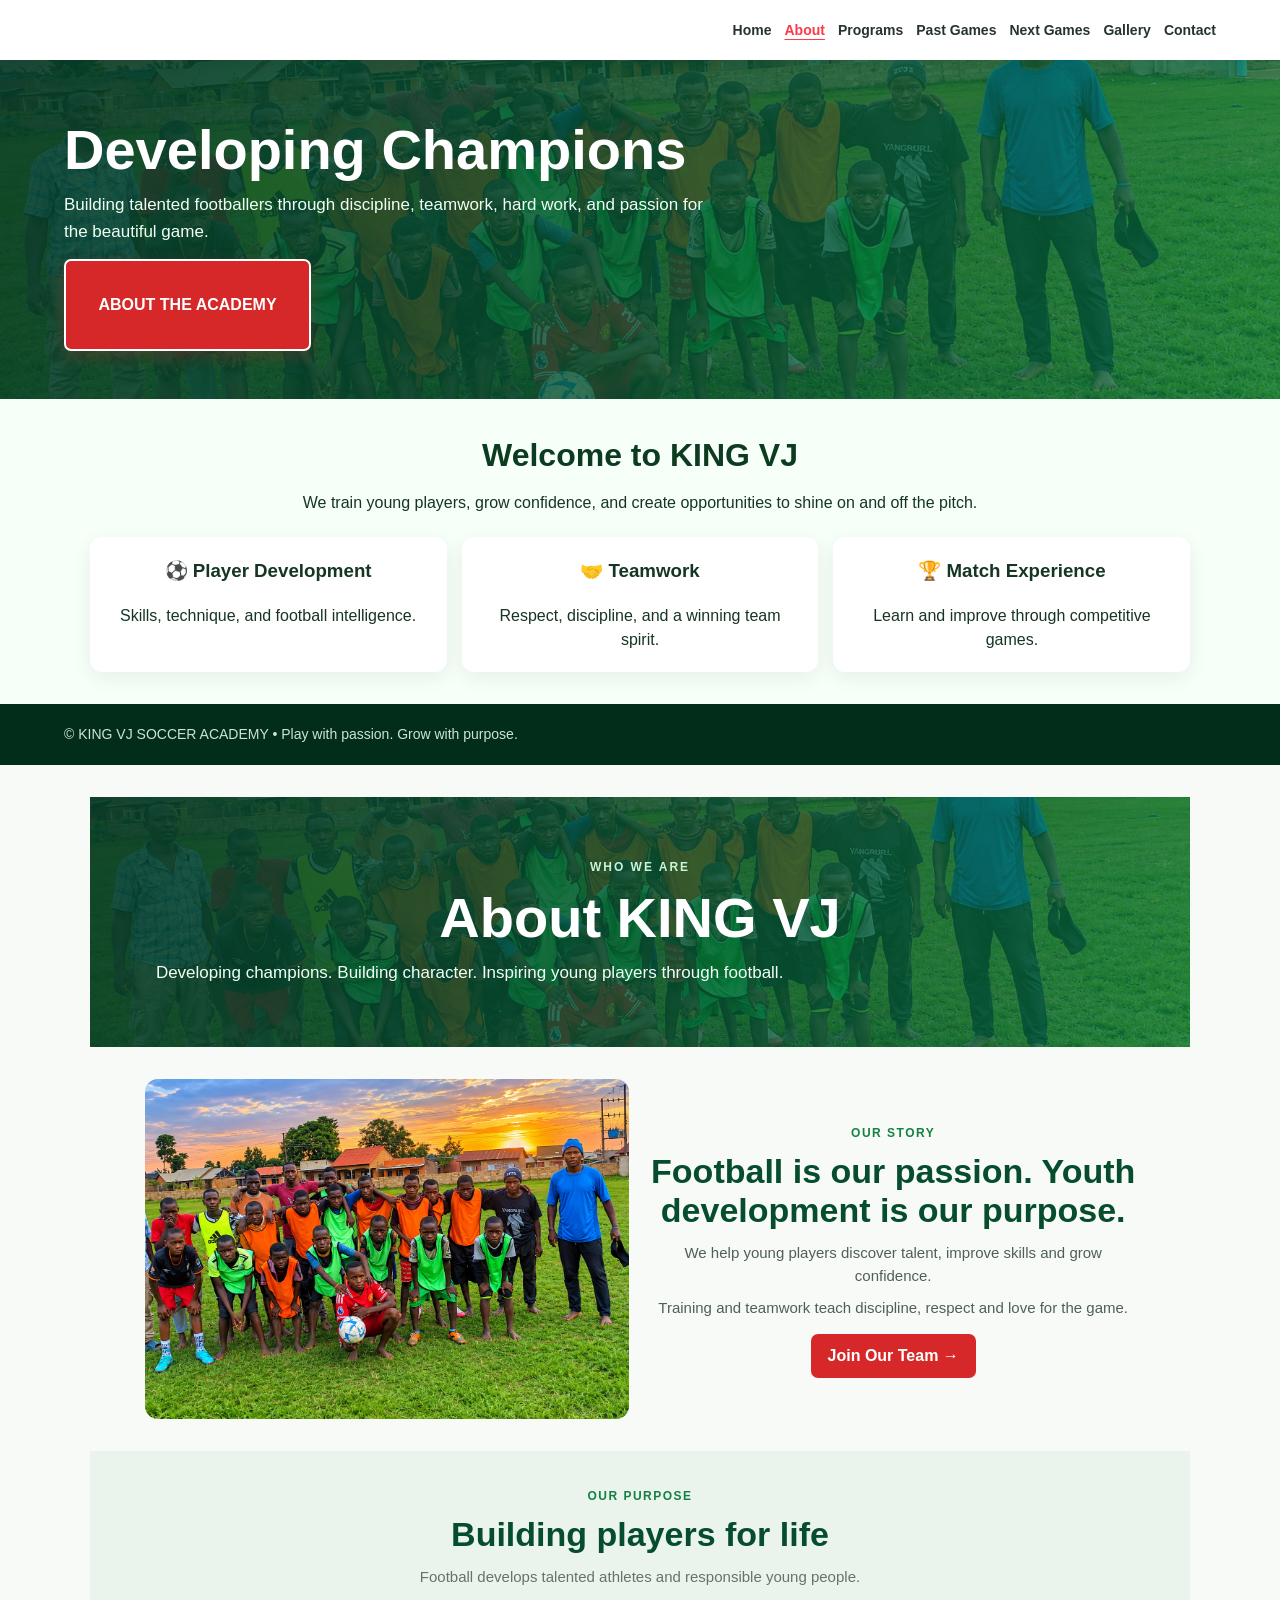
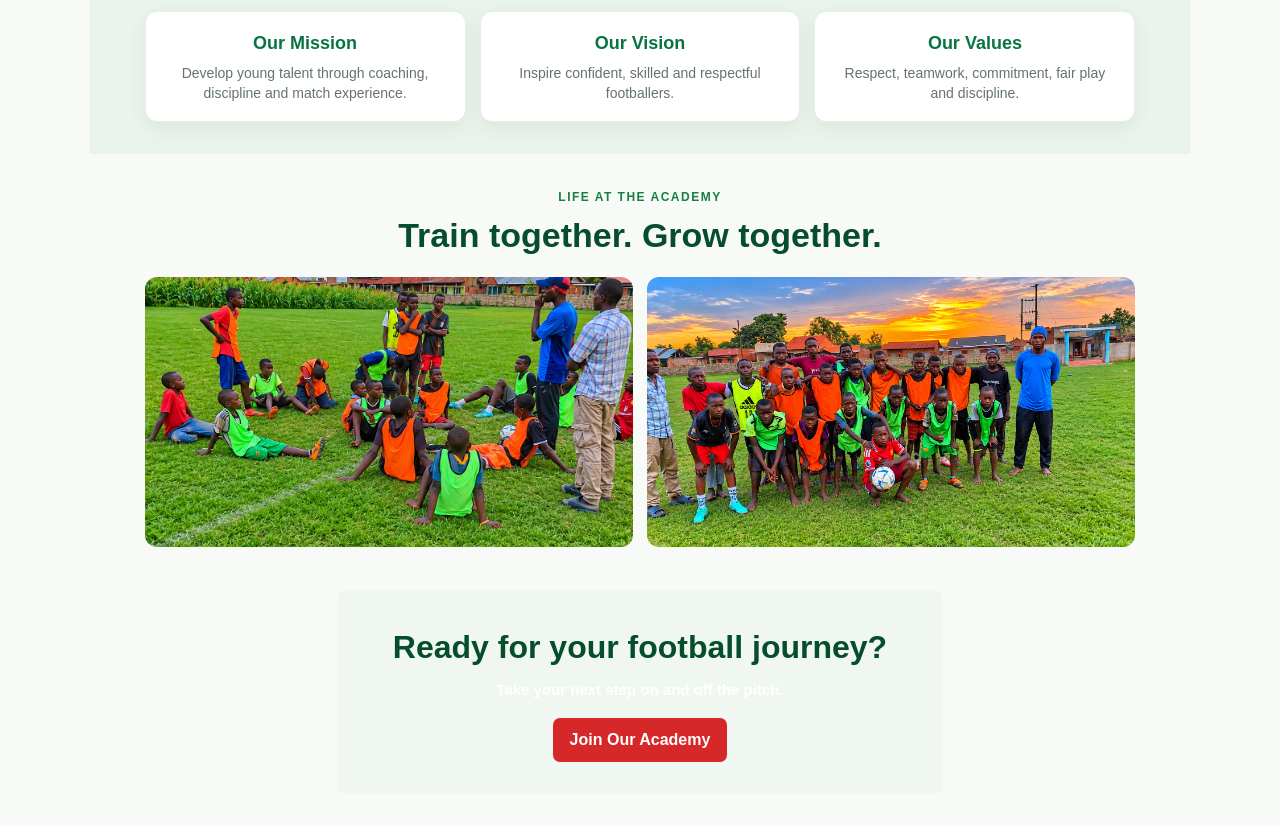
<file: home.html>
<!DOCTYPE html>
<html lang="en">
<head>
<meta charset="UTF-8">
<meta name="viewport" content="width=device-width, initial-scale=1">
<title>KING VJ SOCCER ACADEMY</title>
<style>
*{box-sizing:border-box}
html,body{margin:0;padding:0;width:100%;min-height:100%;font-family:Arial,Helvetica,sans-serif}
html,body{overflow-x:hidden}
body{background:#071b12;color:#fff}
img,svg{max-width:100%}

/* FIXED, RESPONSIVE SPLASH: centered on phones and desktops */
#splash{
 position:fixed!important;top:0;right:0;bottom:0;left:0;
 width:100%;height:100vh;height:100dvh;z-index:9999;
 display:flex;align-items:center;justify-content:center;
 overflow:hidden;background:radial-gradient(circle at center,#174b2c 0%,#071b12 70%);
 animation:splashOut .6s ease 4.45s forwards;
}
.circle{
 width:min(82vw,430px);height:min(82vw,430px);max-height:82vh;max-height:82dvh;
 aspect-ratio:1;flex:0 0 auto;margin:auto;
 border:7px solid #e8fff0;border-radius:50%;
 display:flex;flex-direction:column;align-items:center;justify-content:center;
 position:relative;overflow:hidden;
 box-shadow:0 0 0 10px #e21d2b,0 0 45px #28a64e;
 animation:circleIn .7s ease-out both;
}
.circle:before{content:"";position:absolute;inset:12px;border:2px dashed #ffffff75;border-radius:50%;pointer-events:none}
.brand{font-weight:900;letter-spacing:2px;text-align:center;line-height:1.08;text-shadow:0 3px 12px #0008;z-index:1;max-width:90%}
.brand .king{font-size:clamp(28px,8vw,52px);color:#fff;animation:wordIn .55s .15s both}
.brand .vj{color:#ff3946}
.brand .soccer{font-size:clamp(18px,5vw,31px);color:#baffc9;animation:wordIn .55s .35s both}
.brand .academy{font-size:clamp(13px,4vw,23px);color:#fff;letter-spacing:clamp(2px,1vw,5px);margin-top:7px;animation:wordIn .55s .55s both}
.team{width:42%;height:22%;object-fit:contain;margin-top:8px;animation:teamIn .65s .45s both;z-index:1}
.ball{position:absolute;width:clamp(26px,8vw,38px);height:clamp(26px,8vw,38px);left:14%;bottom:18%;animation:ballMove 1.15s ease-in-out infinite}
.ball svg{width:100%;height:100%;filter:drop-shadow(0 4px 4px #0007)}
.loading{position:absolute;bottom:8%;font-size:clamp(8px,2.5vw,10px);letter-spacing:2px;color:#d5ffe0;text-align:center;width:100%}
@keyframes circleIn{from{transform:scale(.35) rotate(-35deg);opacity:0}to{transform:scale(1) rotate(0);opacity:1}}
@keyframes wordIn{from{opacity:0;transform:translateY(18px) scale(.8)}to{opacity:1;transform:translateY(0) scale(1)}}
@keyframes teamIn{from{opacity:0;transform:scale(.2)}to{opacity:1;transform:scale(1)}}
/* Smaller travel distance prevents the ball escaping on mobile */
@keyframes ballMove{0%{transform:translate(0,0) rotate(0)}50%{transform:translate(38px,-12px) rotate(220deg)}100%{transform:translate(0,0) rotate(360deg)}}
@keyframes splashOut{to{opacity:0;visibility:hidden;pointer-events:none}}

/* HOMEPAGE */
#home{min-height:100vh;width:100%;overflow:hidden;background:#f6fff8;color:#163522}
header{background:#0c3b20;padding:15px 5%;display:flex;align-items:center;justify-content:space-between;gap:12px;flex-wrap:wrap}
header .logo{font-weight:900;font-size:clamp(16px,2.4vw,20px);color:white}
nav{display:flex;flex-wrap:wrap;gap:7px 13px}
nav a{color:#fff;text-decoration:none;font-weight:bold;font-size:14px}
nav a:hover{color:#baffc9}
.hero{
 padding:55px 7%;min-height:350px;display:flex;align-items:center;color:white;
 background-color:#063b20;
 background-image:linear-gradient(90deg,#082d18dd,#082d1860),url('images/training.png');
 background-position:center top;background-size:cover;background-repeat:no-repeat;
}
.hero h1{font-size:clamp(34px,6vw,64px);margin:0 0 12px}
.hero p{font-size:clamp(16px,2vw,18px);max-width:600px;line-height:1.55;margin:0}
.cta{display:inline-block;background:#e21d2b;color:white;padding:12px 20px;border-radius:7px;text-decoration:none;font-weight:bold;margin-top:14px}
section{padding:32px 7%;text-align:center}
section h2{font-size:clamp(25px,4vw,32px);color:#0c3b20;margin:0 0 12px}
section>p{line-height:1.5;margin:0 auto;max-width:760px}
.cards{display:grid;grid-template-columns:repeat(auto-fit,minmax(min(220px,100%),1fr));gap:15px;margin-top:22px}
.card{background:white;border-radius:12px;padding:20px;box-shadow:0 6px 20px #0b3b2012}
.card h3{margin-top:0}
.card p{line-height:1.5;margin-bottom:0}
footer{text-align:center;padding:20px 5%;background:#0c3b20;color:white;line-height:1.5}

/* Phone fixes: image scales to viewport width, no sideways overflow */
@media(max-width:600px){
 header{padding:14px 5%;display:block}
 header .logo{margin-bottom:10px}
 nav{gap:8px 12px}
 nav a{font-size:13px}
 .hero{min-height:300px;padding:42px 6%;background-size:100% auto;background-position:center top}
 .hero p{font-size:16px}
 section{padding:28px 6%}
 .circle{width:min(84vw,360px);height:min(84vw,360px);max-height:78dvh}
 .team{height:19%;margin-top:5px}
 .loading{bottom:7%}
}
@media(max-width:360px){
 .brand .king{font-size:27px}
 .brand .soccer{font-size:18px}
 .brand .academy{font-size:12px}
}
@media(prefers-reduced-motion:reduce){
 *,*::before,*::after{animation-duration:.01ms!important;animation-iteration-count:1!important}
}

/* Embedded About page styles */

:root{--green:#087443;--dark:#064d2e;--red:#d62828;--cream:#f7faf7;--ink:#18231d;--muted:#65736a}
*{box-sizing:border-box}html,body{margin:0;padding:0;width:100%;overflow-x:hidden}body{font-family:Arial,Helvetica,sans-serif;color:var(--ink);background:var(--cream);line-height:1.5}img{display:block;max-width:100%}
header{background:#fff;box-shadow:0 3px 16px #00000012;position:sticky;top:0;z-index:5}.nav{max-width:1150px;margin:auto;padding:12px 5%;display:flex;align-items:center;justify-content:space-between;gap:12px;flex-wrap:wrap}.brand{display:flex;align-items:center;gap:10px;font-weight:800;color:var(--dark);text-decoration:none;line-height:1.15}.brand img{width:46px;height:46px;object-fit:contain}nav{display:flex;gap:8px 13px;flex-wrap:wrap}nav a{color:#26352c;text-decoration:none;font-weight:700;font-size:14px}nav a:hover,nav a.active{color:var(--red)}
.hero{background:linear-gradient(100deg,#063d28e8,#087443b8),url('images/team.png') center/cover;color:white;padding:48px 5%;min-height:250px;display:flex;align-items:center}.hero-inner{max-width:1150px;width:100%;margin:auto}.eyebrow{color:#c8f4d9;text-transform:uppercase;letter-spacing:2px;font-size:12px;font-weight:800}.hero h1{font-size:clamp(30px,5vw,56px);line-height:1.08;margin:12px 0}.hero p{max-width:650px;font-size:clamp(15px,2vw,17px);color:#effff4}
.wrap{max-width:1150px;margin:auto;padding:32px 5%}.intro{display:grid;grid-template-columns:minmax(0,1fr) minmax(0,1fr);gap:22px;align-items:center}.intro img{width:100%;height:clamp(220px,30vw,340px);object-fit:cover;object-position:center;border-radius:13px;background:#eaf4ec}.eyebrow-green{font-size:12px;font-weight:800;letter-spacing:1.5px;color:#168044}.intro h2,.section-head h2{font-size:clamp(24px,3.5vw,34px);line-height:1.15;color:var(--dark);margin:8px 0 12px}.intro p{font-size:15px;color:#506055;margin:0 0 10px}.btn{display:inline-block;background:var(--red);color:white;text-decoration:none;padding:10px 17px;border-radius:7px;font-weight:800;margin-top:4px}
.mission{background:#eaf4ec}.section-head{text-align:center;margin-bottom:22px}.section-head p{max-width:650px;margin:0 auto;color:var(--muted);font-size:15px}.values{display:grid;grid-template-columns:repeat(3,minmax(0,1fr));gap:14px}.value{background:white;border-radius:12px;padding:18px;box-shadow:0 6px 20px #12331c12;border:1px solid #e5eee7}.value h3{color:var(--green);margin:0 0 6px;font-size:18px}.value p{font-size:14px;color:var(--muted);margin:0;line-height:1.45}
.life{padding-top:30px;padding-bottom:30px}.photo-row{display:grid;grid-template-columns:repeat(2,minmax(0,1fr));gap:14px}.photo-row img{width:100%;height:clamp(180px,26vw,270px);object-fit:cover;object-position:center;border-radius:12px;background:#eaf4ec}.cta{background:#f0f7f1;text-align:center;padding:32px 5%}.cta h2{font-size:clamp(23px,3vw,32px);color:var(--dark);margin:0 0 8px}.cta p{margin:0 0 12px;font-size:15px}footer{background:#032d1b;color:#cde3d5;padding:20px 5%;display:flex;justify-content:space-between;gap:10px;flex-wrap:wrap;font-size:14px}
/* Mobile: image on the left, text on the right—like the Next Games cards */
@media(max-width:650px){.nav{justify-content:center}.brand{justify-content:center}nav{justify-content:center}.hero{padding:38px 5%;min-height:210px}.wrap{padding:25px 5%}.intro{grid-template-columns:38% minmax(0,1fr);gap:13px;align-items:start}.intro img{height:100%;min-height:180px;max-height:260px;object-fit:cover}.intro h2{font-size:clamp(18px,4.5vw,25px);margin:6px 0 8px}.intro p{font-size:13px;line-height:1.4;margin-bottom:7px}.intro .btn{font-size:12px;padding:8px 10px}.section-head{margin-bottom:16px}.values{grid-template-columns:1fr;gap:10px}.value{padding:14px}.life{padding-top:24px;padding-bottom:24px}.photo-row{grid-template-columns:repeat(2,minmax(0,1fr));gap:9px}.photo-row img{height:clamp(130px,34vw,210px)}.cta{padding:25px 5%}footer{display:block;text-align:center;padding:18px 5%}footer>div+div{margin-top:8px}}
@media(max-width:390px){.intro{grid-template-columns:35% minmax(0,1fr);gap:10px}.intro img{min-height:160px}.intro h2{font-size:18px}.intro p{font-size:12.5px}.photo-row{grid-template-columns:1fr}.photo-row img{height:190px}}

.embedded-about{background:#f7faf7;color:#18231d;scroll-margin-top:12px}
.embedded-about .hero{min-height:250px;padding:48px 5%}
.embedded-about main{display:block}
.embedded-about footer{display:none}
.embedded-about .wrap{max-width:1150px;margin:auto}


/* Highlight About in red */
#home nav a.about-nav-red{color:#ff3946!important;font-weight:900;text-decoration:underline;text-underline-offset:4px}
#home nav a.about-nav-red:hover{color:#ff7b84!important}
#home .cta.about-red{background:#d62828;border:2px solid #fff;box-shadow:0 5px 15px #d6282840}
#home .cta.about-red:hover{background:#a91520}

</style>
</head>
<body>
<div id="splash" aria-label="KING VJ Soccer Academy splash screen">
 <div class="circle">
  <div class="brand">
   <div class="king">KING <span class="vj">VJ</span></div>
   <div class="soccer">SOCCER</div>
   <div class="academy">ACADEMY</div>
  </div>
  <img class="team" src="images/team.png" alt="King VJ Soccer Academy team" onerror="this.style.display='none'">
  <div class="ball" aria-hidden="true">
   <svg viewBox="0 0 100 100"><circle cx="50" cy="50" r="46" fill="#fff" stroke="#111" stroke-width="5"/><path d="M50 29 68 42 61 63 39 63 32 42Z" fill="#111"/><path d="M50 29 50 7M68 42 91 34M61 63 75 87M39 63 25 87M32 42 9 34" stroke="#111" stroke-width="6" fill="none"/></svg>
  </div>
  <div class="loading">WELCOME • TRAIN • WIN</div>
 </div>
</div>

<div id="home">
<header>
 <div class="logo">KING VJ SOCCER ACADEMY</div>
 <nav aria-label="Main navigation">
  <a href="index.html">Home</a><a class="about-nav-red" href="#about-academy">About</a><a href="programs.html">Programs</a><a href="past-games.html">Past Games</a><a href="next-games.html">Next Games</a><a href="gallery.html">Gallery</a><a href="contact.html">Contact</a>
 </nav>
</header>
<div class="hero"><div>
 <h1>Developing Champions</h1>
 <p>Building talented footballers through discipline, teamwork, hard work, and passion for the beautiful game.</p>
 <a class="cta about-red" href="#about-academy">ABOUT THE ACADEMY</a>
</div></div>
<section>
 <h2>Welcome to KING VJ</h2>
 <p>We train young players, grow confidence, and create opportunities to shine on and off the pitch.</p>
 <div class="cards">
  <div class="card"><h3>⚽ Player Development</h3><p>Skills, technique, and football intelligence.</p></div>
  <div class="card"><h3>🤝 Teamwork</h3><p>Respect, discipline, and a winning team spirit.</p></div>
  <div class="card"><h3>🏆 Match Experience</h3><p>Learn and improve through competitive games.</p></div>
 </div>
</section>
<footer>© KING VJ SOCCER ACADEMY • Play with passion. Grow with purpose.</footer>
<section id="about-academy" class="embedded-about" aria-label="About KING VJ Soccer Academy"><section class="hero about-hero"><div class="hero-inner"><div class="eyebrow">Who we are</div><h1>About KING VJ</h1><p>Developing champions. Building character. Inspiring young players through football.</p></div></section>
<main><section class="wrap intro"><img src="images/team.png" alt="King VJ Soccer Academy team"><div><span class="eyebrow-green">OUR STORY</span><h2>Football is our passion. Youth development is our purpose.</h2><p>We help young players discover talent, improve skills and grow confidence.</p><p>Training and teamwork teach discipline, respect and love for the game.</p><a class="btn" href="join.html">Join Our Team →</a></div></section>
<section class="mission wrap"><div class="section-head"><span class="eyebrow-green">OUR PURPOSE</span><h2>Building players for life</h2><p>Football develops talented athletes and responsible young people.</p></div><div class="values"><article class="value"><h3>Our Mission</h3><p>Develop young talent through coaching, discipline and match experience.</p></article><article class="value"><h3>Our Vision</h3><p>Inspire confident, skilled and respectful footballers.</p></article><article class="value"><h3>Our Values</h3><p>Respect, teamwork, commitment, fair play and discipline.</p></article></div></section>
<section class="wrap life"><div class="section-head"><span class="eyebrow-green">LIFE AT THE ACADEMY</span><h2>Train together. Grow together.</h2></div><div class="photo-row"><img src="images/training.png" alt="Young players at football training"><img src="images/players.png" alt="Academy players on the pitch"></div></section>
<section class="cta"><h2>Ready for your football journey?</h2><p>Take your next step on and off the pitch.</p><a class="btn" href="join.html">Join Our Academy</a></section></main></section>
</div>
<script>
/* Remove splash after 5 seconds; homepage remains responsive underneath. */
window.addEventListener('load',()=>{
 const splash=document.getElementById('splash');
 window.setTimeout(()=>{if(splash)splash.remove();},5000);
});
</script>
</body>
</html>
</file>
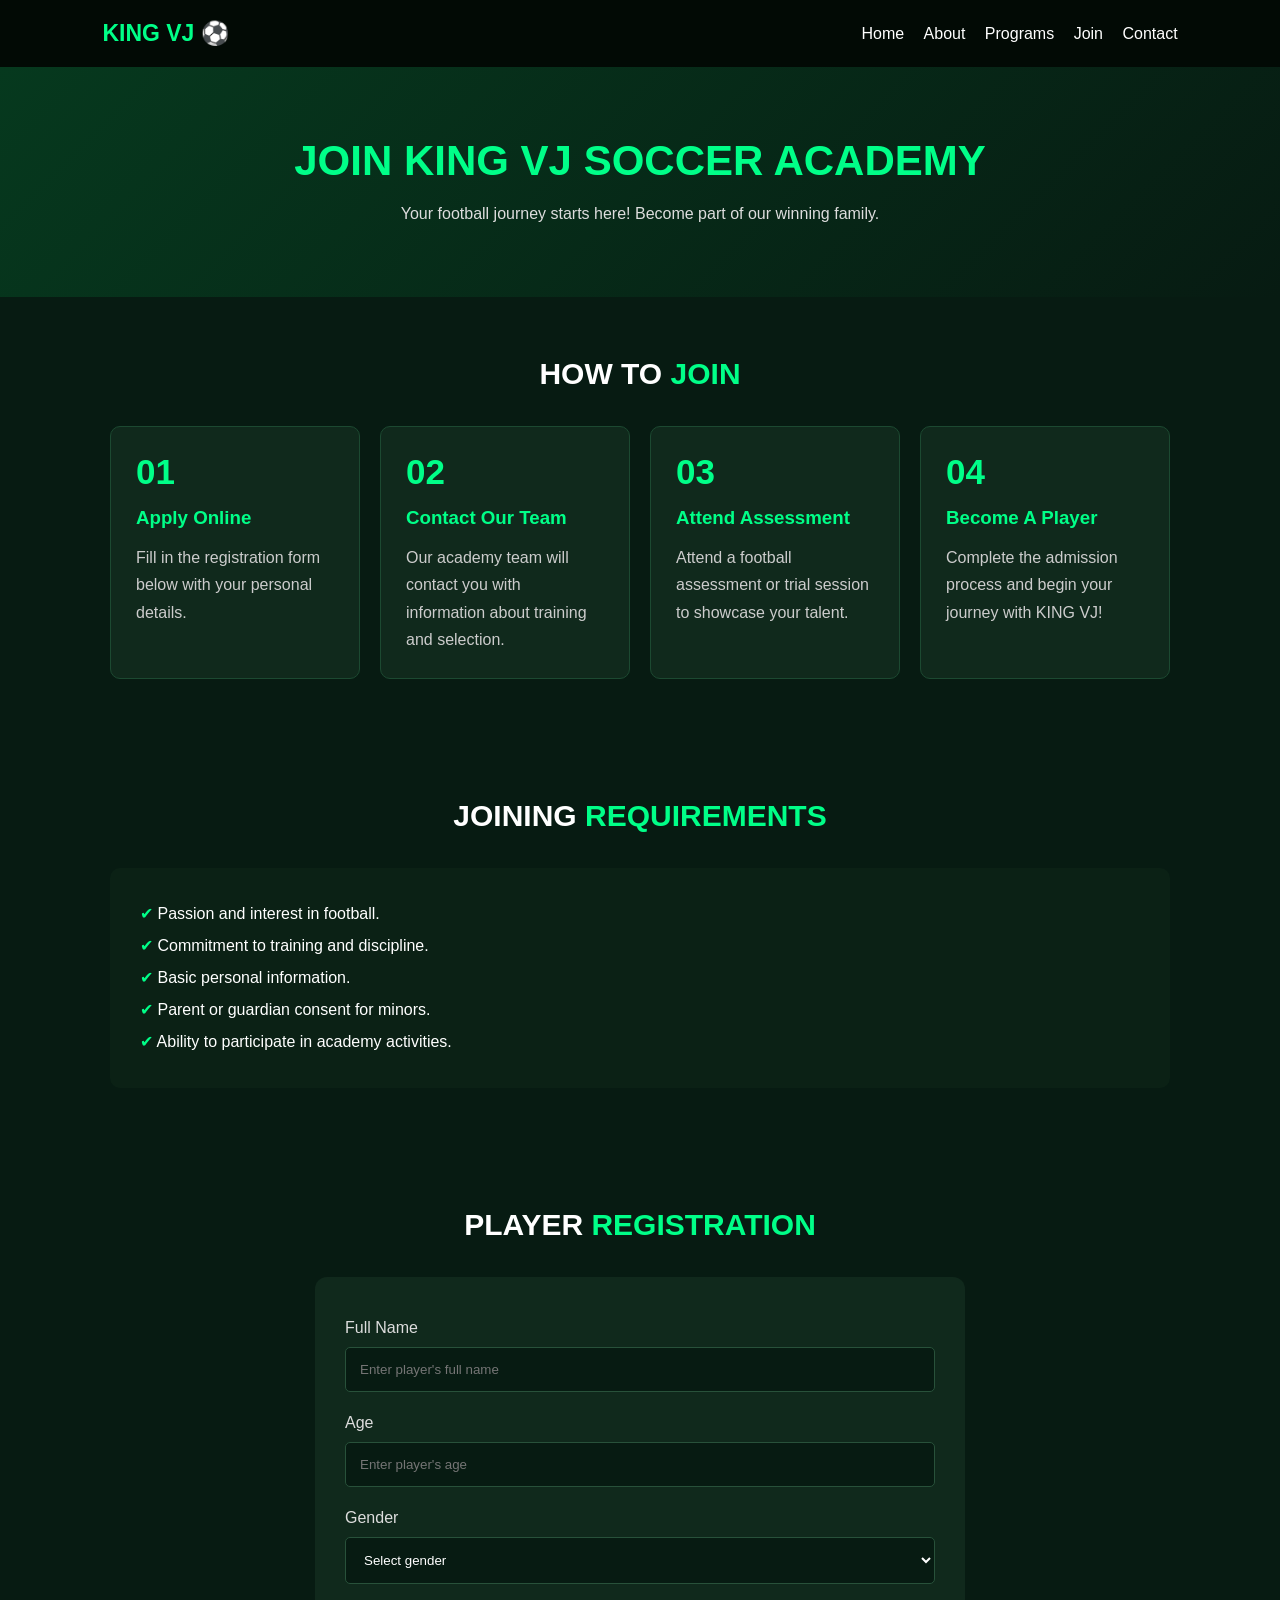
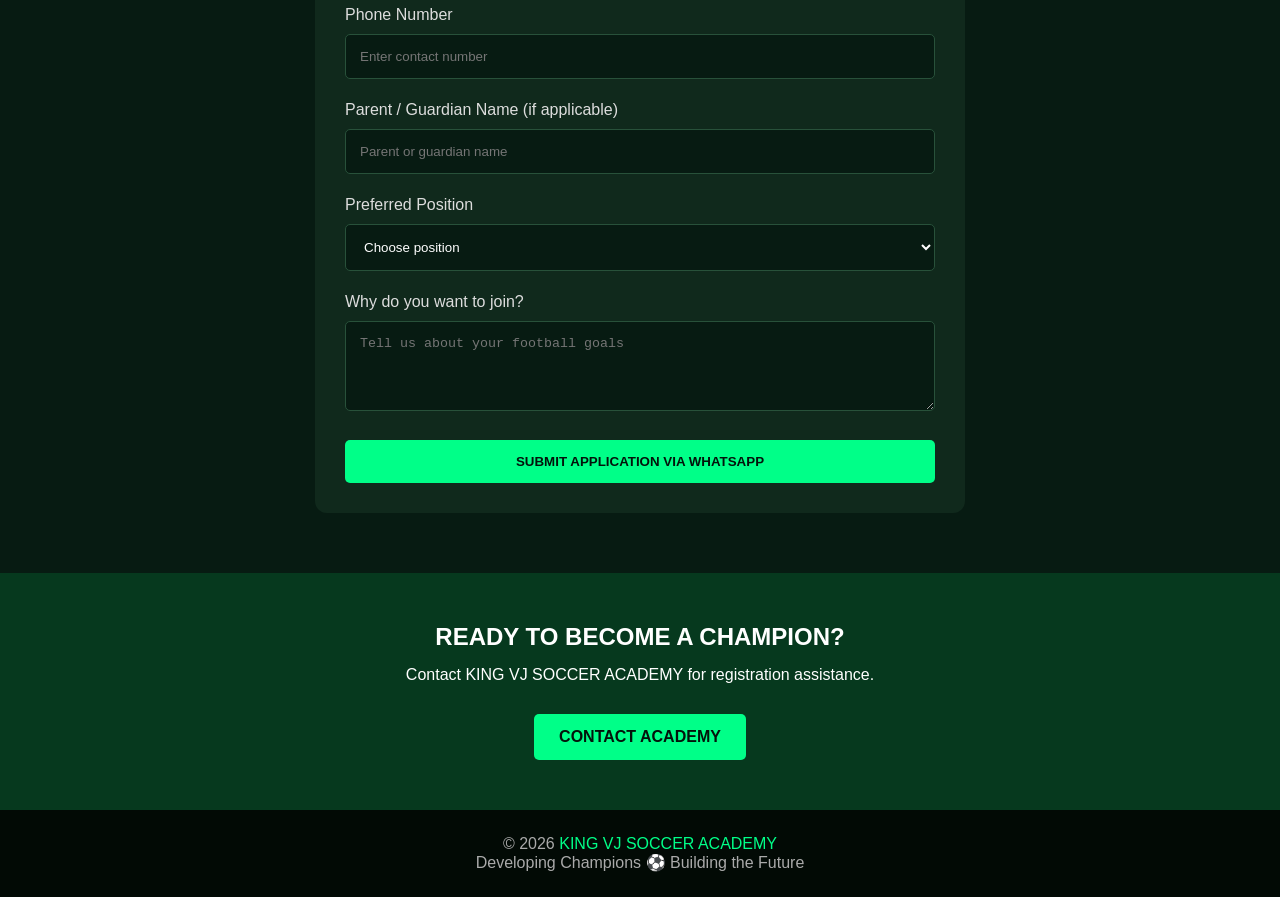
<file: how to join.html>
<!DOCTYPE html>
<html lang="en">
<head>
<meta charset="UTF-8">
<meta name="viewport" content="width=device-width, initial-scale=1.0">
<title>How to Join | KING VJ SOCCER ACADEMY</title>

<style>
* {
    margin: 0;
    padding: 0;
    box-sizing: border-box;
}

body {
    font-family: Arial, sans-serif;
    background: #071b12;
    color: white;
}

header {
    background: #020a05;
    padding: 20px 8%;
    display: flex;
    justify-content: space-between;
    align-items: center;
}

.logo {
    color: #00ff88;
    font-size: 23px;
    font-weight: bold;
}

header a {
    color: white;
    text-decoration: none;
}

nav a {
    margin-left: 15px;
}

nav a:hover {
    color: #00ff88;
}

.hero {
    text-align: center;
    padding: 70px 20px;
    background: linear-gradient(135deg, #06391e, #071b12);
}

.hero h1 {
    font-size: 42px;
    color: #00ff88;
    margin-bottom: 15px;
}

.hero p {
    color: #ddd;
    line-height: 1.7;
}

.container {
    max-width: 1100px;
    margin: auto;
    padding: 60px 20px;
}

.title {
    text-align: center;
    font-size: 30px;
    margin-bottom: 35px;
}

.title span {
    color: #00ff88;
}

.steps {
    display: grid;
    grid-template-columns: repeat(auto-fit, minmax(220px, 1fr));
    gap: 20px;
}

.card {
    background: #10291c;
    border: 1px solid #1c4931;
    padding: 25px;
    border-radius: 10px;
}

.card h3 {
    color: #00ff88;
    margin-bottom: 15px;
}

.card p {
    color: #ccc;
    line-height: 1.7;
}

.number {
    font-size: 35px;
    font-weight: bold;
    color: #00ff88;
    margin-bottom: 15px;
}

.requirements {
    background: #0b2115;
    padding: 30px;
    border-radius: 10px;
    line-height: 2;
}

.requirements li {
    list-style: none;
}

.requirements li::before {
    content: "✔ ";
    color: #00ff88;
}

.form-box {
    max-width: 650px;
    margin: auto;
    background: #10291c;
    padding: 30px;
    border-radius: 12px;
}

.form-box input,
.form-box select,
.form-box textarea {
    width: 100%;
    padding: 14px;
    margin: 10px 0;
    border: 1px solid #28513a;
    border-radius: 5px;
    background: #071b12;
    color: white;
}

.form-box label {
    display: block;
    margin-top: 12px;
    color: #ddd;
}

.btn {
    display: inline-block;
    background: #00ff88;
    color: #03140b;
    padding: 14px 25px;
    border: none;
    border-radius: 5px;
    font-weight: bold;
    text-decoration: none;
    cursor: pointer;
    margin-top: 15px;
}

.btn:hover {
    background: white;
}

.form-box .btn {
    width: 100%;
}

.contact {
    text-align: center;
    padding: 50px 20px;
    background: #06391e;
}

footer {
    background: #020a05;
    text-align: center;
    padding: 25px;
    color: #aaa;
}

footer span {
    color: #00ff88;
}

@media(max-width: 600px) {
    header {
        flex-direction: column;
        gap: 15px;
    }

    nav a {
        margin: 5px;
        display: inline-block;
    }

    .hero h1 {
        font-size: 30px;
    }
}
</style>
</head>

<body>

<!-- HEADER -->
<header>
    <a href="index.html" class="logo">KING VJ ⚽</a>

    <nav>
        <a href="index.html">Home</a>
        <a href="about.html">About</a>
        <a href="programs.html">Programs</a>
        <a href="join.html">Join</a>
        <a href="contact.html">Contact</a>
    </nav>
</header>

<!-- HERO -->
<div class="hero">
    <h1>JOIN KING VJ SOCCER ACADEMY</h1>
    <p>Your football journey starts here! Become part of our winning family.</p>
</div>

<!-- STEPS -->
<div class="container">
    <h2 class="title">HOW TO <span>JOIN</span></h2>

    <div class="steps">

        <div class="card">
            <div class="number">01</div>
            <h3>Apply Online</h3>
            <p>Fill in the registration form below with your personal details.</p>
        </div>

        <div class="card">
            <div class="number">02</div>
            <h3>Contact Our Team</h3>
            <p>Our academy team will contact you with information about training and selection.</p>
        </div>

        <div class="card">
            <div class="number">03</div>
            <h3>Attend Assessment</h3>
            <p>Attend a football assessment or trial session to showcase your talent.</p>
        </div>

        <div class="card">
            <div class="number">04</div>
            <h3>Become A Player</h3>
            <p>Complete the admission process and begin your journey with KING VJ!</p>
        </div>

    </div>
</div>

<!-- REQUIREMENTS -->
<div class="container">
    <h2 class="title">JOINING <span>REQUIREMENTS</span></h2>

    <div class="requirements">
        <ul>
            <li>Passion and interest in football.</li>
            <li>Commitment to training and discipline.</li>
            <li>Basic personal information.</li>
            <li>Parent or guardian consent for minors.</li>
            <li>Ability to participate in academy activities.</li>
        </ul>
    </div>
</div>

<!-- REGISTRATION FORM -->
<div class="container">
    <h2 class="title">PLAYER <span>REGISTRATION</span></h2>

    <div class="form-box">

        <form id="registrationForm">

            <label>Full Name</label>
            <input type="text" id="name" placeholder="Enter player's full name" required>

            <label>Age</label>
            <input type="number" id="age" placeholder="Enter player's age" min="1" required>

            <label>Gender</label>
            <select id="gender" required>
                <option value="">Select gender</option>
                <option>Male</option>
                <option>Female</option>
            </select>

            <label>Phone Number</label>
            <input type="tel" id="phone" placeholder="Enter contact number" required>

            <label>Parent / Guardian Name (if applicable)</label>
            <input type="text" id="guardian" placeholder="Parent or guardian name">

            <label>Preferred Position</label>
            <select id="position" required>
                <option value="">Choose position</option>
                <option>Goalkeeper</option>
                <option>Defender</option>
                <option>Midfielder</option>
                <option>Forward</option>
                <option>Any Position</option>
            </select>

            <label>Why do you want to join?</label>
            <textarea id="message" rows="4" placeholder="Tell us about your football goals"></textarea>

            <button type="submit" class="btn">
                SUBMIT APPLICATION VIA WHATSAPP
            </button>

        </form>

    </div>
</div>

<!-- CONTACT -->
<div class="contact">
    <h2>READY TO BECOME A CHAMPION?</h2>
    <p style="margin:15px 0;">
        Contact KING VJ SOCCER ACADEMY for registration assistance.
    </p>

    <a href="contact.html" class="btn">CONTACT ACADEMY</a>
</div>

<!-- FOOTER -->
<footer>
    <p>© 2026 <span>KING VJ SOCCER ACADEMY</span></p>
    <p>Developing Champions ⚽ Building the Future</p>
</footer>

<!-- WHATSAPP FORM FUNCTION -->
<script>
document.getElementById("registrationForm").addEventListener("submit", function(e) {
    e.preventDefault();

    // REPLACE WITH YOUR REAL WHATSAPP NUMBER
    const academyNumber = "256700000000";

    const name = document.getElementById("name").value;
    const age = document.getElementById("age").value;
    const gender = document.getElementById("gender").value;
    const phone = document.getElementById("phone").value;
    const guardian = document.getElementById("guardian").value;
    const position = document.getElementById("position").value;
    const message = document.getElementById("message").value;

    const text = `KING VJ SOCCER ACADEMY REGISTRATION

Player Name: ${name}
Age: ${age}
Gender: ${gender}
Phone: ${phone}
Guardian: ${guardian}
Position: ${position}
Football Goals: ${message}`;

    const url = "https://wa.me/" + academyNumber + "?text=" + encodeURIComponent(text);

    window.open(url, "_blank");
});
</script>

</body>
</html>
</file>
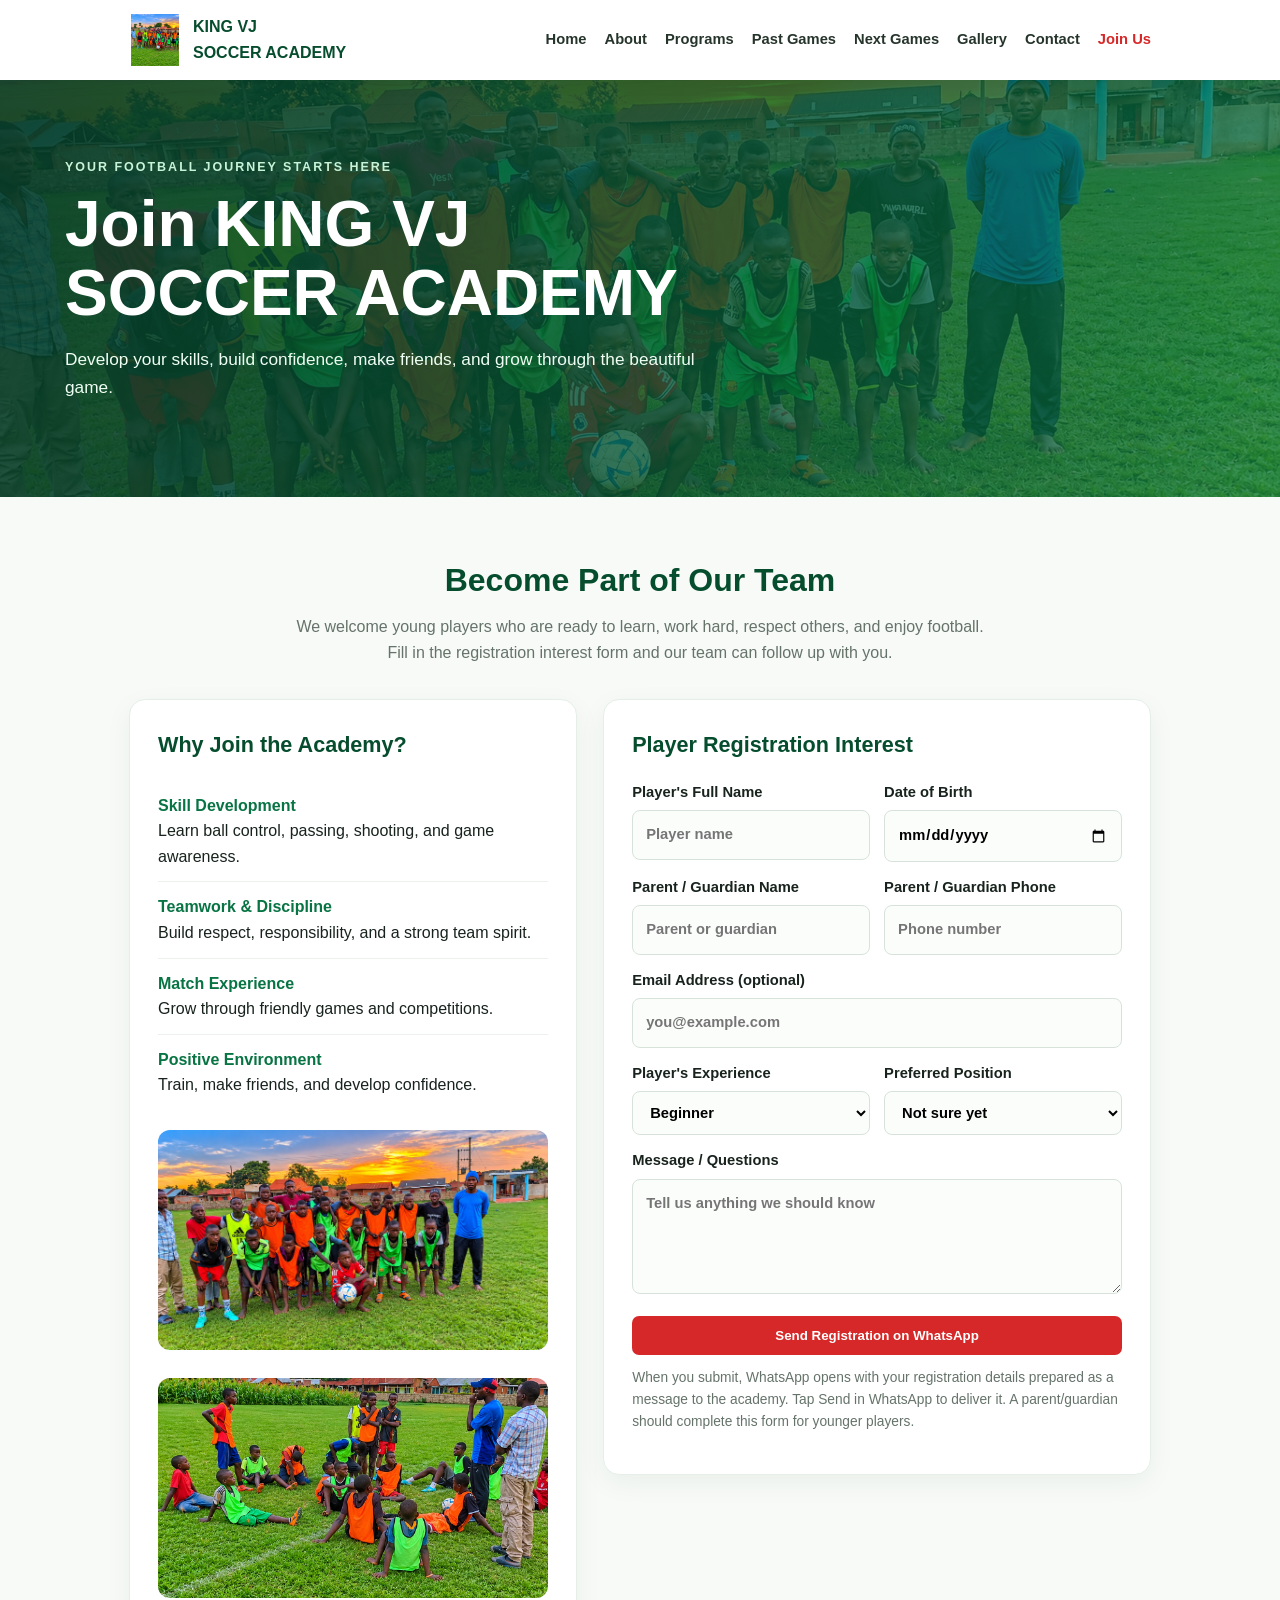
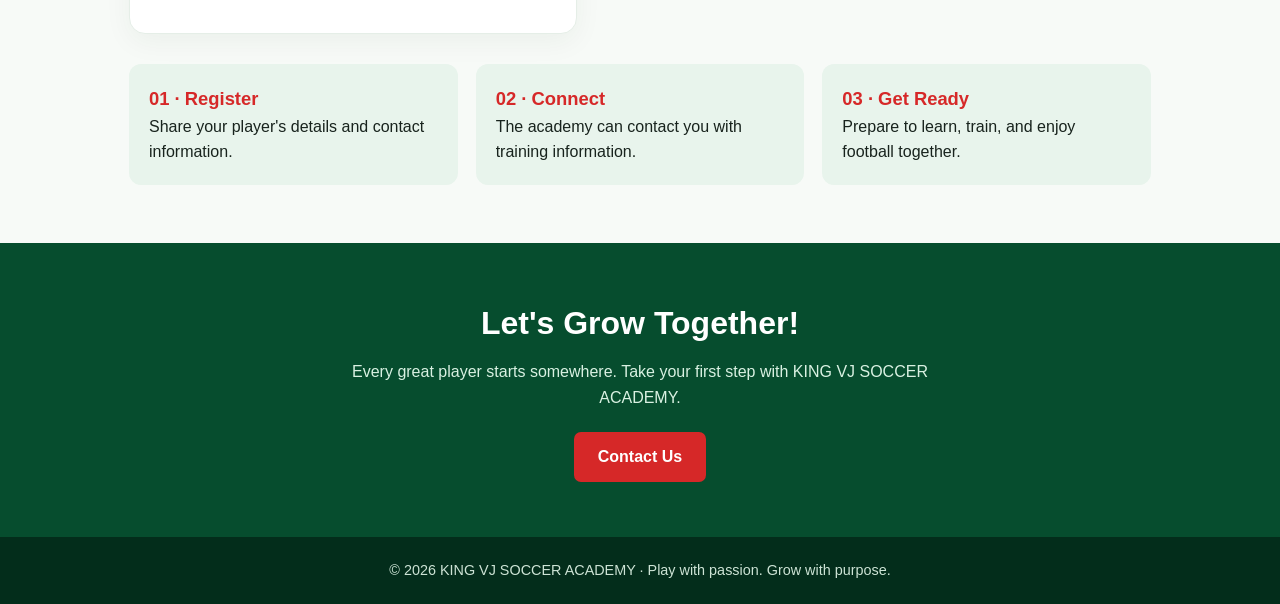
<file: join.html>
<!DOCTYPE html>
<html lang="en">
<head>
<meta charset="UTF-8"><meta name="viewport" content="width=device-width, initial-scale=1.0">
<title>Join Us | KING VJ SOCCER ACADEMY</title>
<style>
:root{--green:#087443;--dark:#064d2e;--red:#d62828;--cream:#f7faf7;--ink:#18231d;--muted:#65736a}
*{box-sizing:border-box}body{margin:0;font-family:Arial,Helvetica,sans-serif;color:var(--ink);background:var(--cream);line-height:1.6}
header{background:#fff;box-shadow:0 3px 16px #00000012;position:sticky;top:0;z-index:5}
.nav{max-width:1150px;margin:auto;padding:14px 5%;display:flex;align-items:center;justify-content:space-between;gap:20px;flex-wrap:wrap}
.brand{display:flex;align-items:center;gap:12px;font-weight:800;color:var(--dark);text-decoration:none}.brand img{width:52px;height:52px;object-fit:contain}
nav{display:flex;gap:18px;flex-wrap:wrap}nav a{color:#26352c;text-decoration:none;font-weight:700;font-size:.92rem}nav a:hover,nav a.active{color:var(--red)}
.hero{background:linear-gradient(100deg,#063d28e8,#087443b8),url('images/players.png') center/cover;color:white;padding:78px 5%}
.hero-inner{max-width:1150px;margin:auto}.eyebrow{color:#c8f4d9;text-transform:uppercase;letter-spacing:2px;font-size:.78rem;font-weight:800}
h1{font-size:clamp(2.3rem,5vw,4rem);line-height:1.08;margin:12px 0 18px}.hero p{max-width:650px;font-size:1.08rem;color:#effff4}
.wrap{max-width:1150px;margin:auto;padding:58px 5%}.intro{text-align:center;margin-bottom:34px}.intro h2{font-size:2rem;margin:0 0 8px;color:var(--dark)}.intro p{color:var(--muted);max-width:700px;margin:auto}
.layout{display:grid;grid-template-columns:.9fr 1.1fr;gap:26px;align-items:start}
.panel{background:white;border:1px solid #e5eee7;border-radius:16px;padding:28px;box-shadow:0 8px 28px #12331c0d}
.panel h3{color:var(--dark);margin:0 0 18px;font-size:1.35rem}
.benefits{list-style:none;padding:0;margin:0}.benefits li{padding:12px 0;border-bottom:1px solid #edf1ed}.benefits li:last-child{border:0}.benefits strong{color:var(--green)}
.side-img{width:100%;height:220px;object-fit:cover;border-radius:12px;margin-top:20px}
form{display:grid;grid-template-columns:1fr 1fr;gap:14px}label{font-weight:700;font-size:.92rem}label.full{grid-column:1/-1}
input,textarea,select{width:100%;margin-top:6px;padding:12px 13px;border:1px solid #d7e3da;border-radius:8px;font:inherit;background:#fbfdfb}textarea{min-height:115px;resize:vertical}input:focus,textarea:focus,select:focus{outline:2px solid #a5dfbd;border-color:var(--green)}
.btn{display:inline-block;background:var(--red);color:white;text-decoration:none;padding:12px 24px;border:0;border-radius:7px;font-weight:800;cursor:pointer}.form-btn{grid-column:1/-1}
.note{font-size:.86rem;color:var(--muted);margin-top:12px}
.steps{display:grid;grid-template-columns:repeat(auto-fit,minmax(210px,1fr));gap:18px;margin-top:30px}
.step{background:#e8f4ec;padding:20px;border-radius:12px}.step b{color:var(--red);font-size:1.15rem}
.cta{background:var(--dark);color:white;text-align:center;padding:55px 5%}.cta h2{font-size:2rem;margin:0 0 10px}.cta p{max-width:650px;margin:0 auto 22px;color:#d9f1e2}
footer{background:#032d1b;color:#cde3d5;text-align:center;padding:22px 5%;font-size:.9rem}
@media(max-width:760px){.layout{grid-template-columns:1fr}form{grid-template-columns:1fr}.form-btn,label.full{grid-column:auto}.nav{justify-content:center}nav{justify-content:center}.hero{padding:58px 5%}}
</style></head>
<body>
<header><div class="nav">
<a class="brand" href="index.html"><img src="images/logo.png" alt="KING VJ Soccer Academy logo"><span>KING VJ<br>SOCCER ACADEMY</span></a>
<nav aria-label="Main navigation"><a href="index.html">Home</a><a href="about.html">About</a><a href="programs.html">Programs</a><a href="past-games.html">Past Games</a><a href="next-games.html">Next Games</a><a href="gallery.html">Gallery</a><a href="contact.html">Contact</a><a class="active" href="join.html">Join Us</a></nav>
</div></header>
<section class="hero"><div class="hero-inner"><div class="eyebrow">Your football journey starts here</div><h1>Join KING VJ<br>SOCCER ACADEMY</h1><p>Develop your skills, build confidence, make friends, and grow through the beautiful game.</p></div></section>
<main class="wrap">
<div class="intro"><h2>Become Part of Our Team</h2><p>We welcome young players who are ready to learn, work hard, respect others, and enjoy football. Fill in the registration interest form and our team can follow up with you.</p></div>
<div class="layout">
<section class="panel">
<h3>Why Join the Academy?</h3>
<ul class="benefits">
<li><strong>Skill Development</strong><br>Learn ball control, passing, shooting, and game awareness.</li>
<li><strong>Teamwork & Discipline</strong><br>Build respect, responsibility, and a strong team spirit.</li>
<li><strong>Match Experience</strong><br>Grow through friendly games and competitions.</li>
<li><strong>Positive Environment</strong><br>Train, make friends, and develop confidence.</li>
</ul>
<img class="side-img" src="images/players.png" alt="Academy players ready to learn and play">
<img class="side-img" src="images/training.png" alt="Players training together">
</section>
<section class="panel">
<h3>Player Registration Interest</h3>
<form id="registrationForm">
<label>Player's Full Name<input name="player_name" type="text" placeholder="Player name" required></label>
<label>Date of Birth<input name="dob" type="date" required></label>
<label>Parent / Guardian Name<input name="guardian" type="text" placeholder="Parent or guardian" required></label>
<label>Parent / Guardian Phone<input name="phone" type="tel" placeholder="Phone number" required></label>
<label class="full">Email Address (optional)<input name="email" type="email" placeholder="you@example.com"></label>
<label>Player's Experience<select name="experience"><option>Beginner</option><option>Some experience</option><option>Experienced player</option></select></label>
<label>Preferred Position<select name="position"><option>Not sure yet</option><option>Goalkeeper</option><option>Defender</option><option>Midfielder</option><option>Forward</option></select></label>
<label class="full">Message / Questions<textarea name="message" placeholder="Tell us anything we should know"></textarea></label>
<button class="btn form-btn" type="submit">Send Registration on WhatsApp</button>
</form>
<p class="note">When you submit, WhatsApp opens with your registration details prepared as a message to the academy. Tap Send in WhatsApp to deliver it. A parent/guardian should complete this form for younger players.</p>
</section>
</div>
<div class="steps">
<div class="step"><b>01 · Register</b><br>Share your player's details and contact information.</div>
<div class="step"><b>02 · Connect</b><br>The academy can contact you with training information.</div>
<div class="step"><b>03 · Get Ready</b><br>Prepare to learn, train, and enjoy football together.</div>
</div>
</main>
<section class="cta"><h2>Let's Grow Together!</h2><p>Every great player starts somewhere. Take your first step with KING VJ SOCCER ACADEMY.</p><a class="btn" href="contact.html">Contact Us</a></section>
<footer>© 2026 KING VJ SOCCER ACADEMY · Play with passion. Grow with purpose.</footer>
<script>
document.getElementById('registrationForm').addEventListener('submit', function(e){
 e.preventDefault();
 const f=new FormData(this);
 const message=[
 'KING VJ SOCCER ACADEMY — PLAYER REGISTRATION',
 'Player: '+(f.get('player_name')||''),
 'Date of birth: '+(f.get('dob')||''),
 'Parent/Guardian: '+(f.get('guardian')||''),
 'Phone: '+(f.get('phone')||''),
 'Email: '+(f.get('email')||'Not provided'),
 'Experience: '+(f.get('experience')||''),
 'Preferred position: '+(f.get('position')||''),
 'Message: '+(f.get('message')||'None')
 ].join('\\n');
 const phone='256753669482';
 const url='https://wa.me/'+phone+'?text='+encodeURIComponent(message);
 window.open(url,'_blank');
});
</script>
</body></html>
</file>
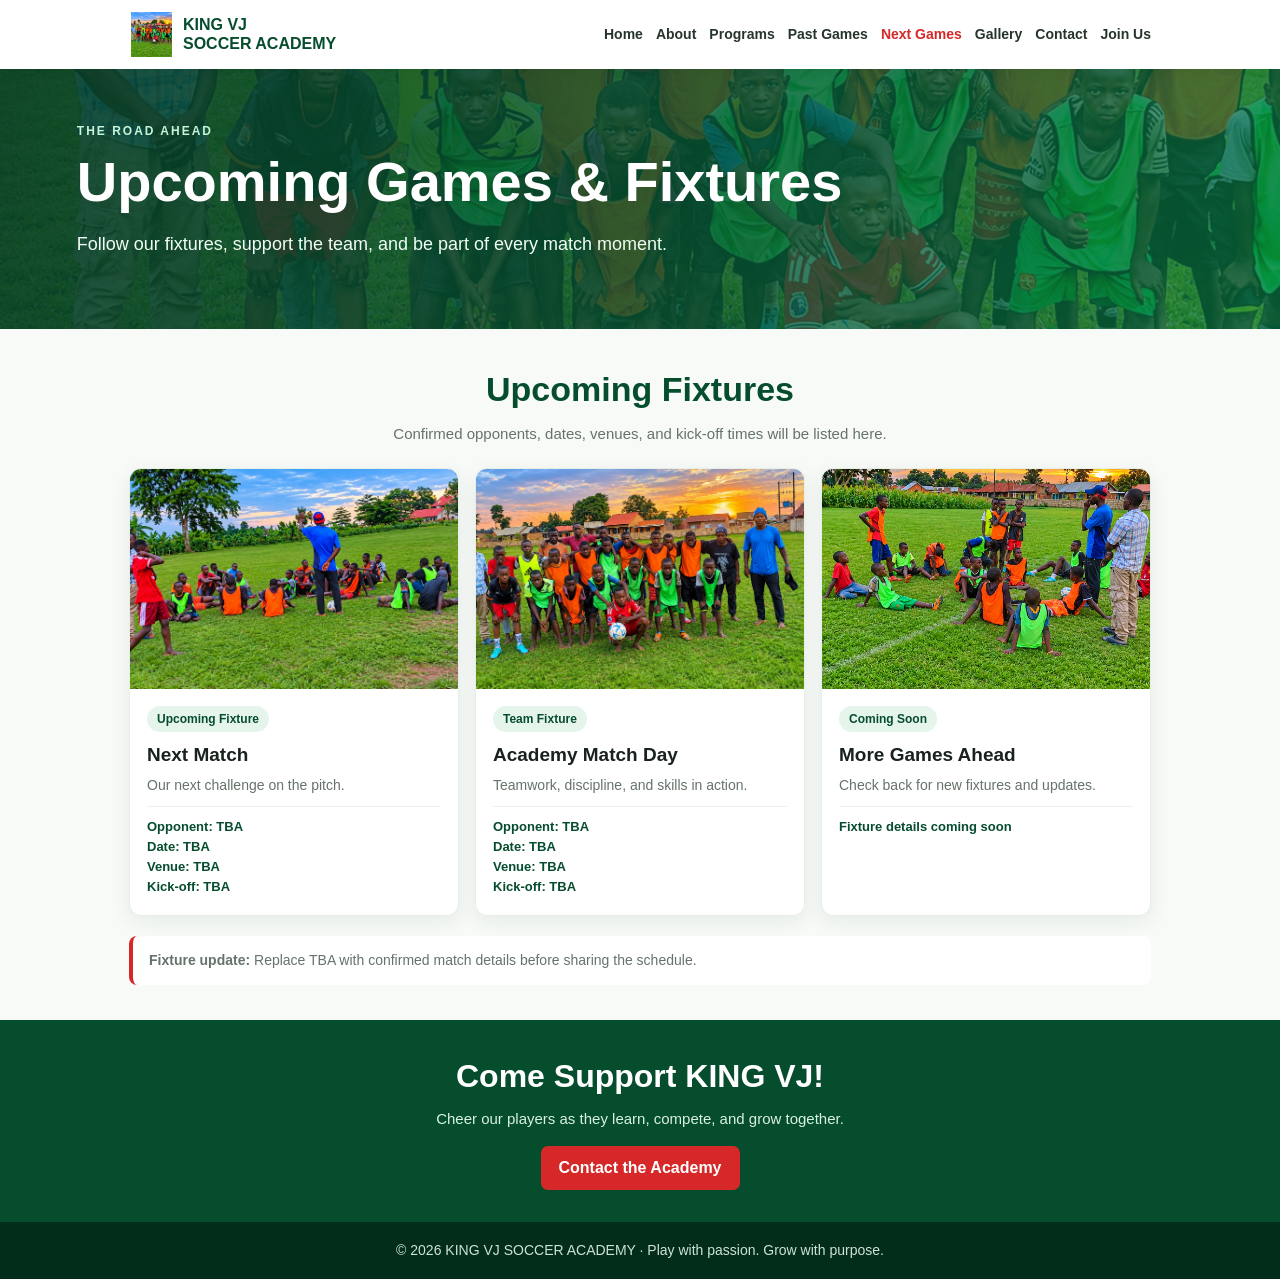
<file: next-games.html>
<!DOCTYPE html>
<html lang="en">
<head>
<meta charset="UTF-8"><meta name="viewport" content="width=device-width, initial-scale=1">
<title>Next Games | KING VJ SOCCER ACADEMY</title>
<style>
:root{--green:#087443;--dark:#064d2e;--red:#d62828;--cream:#f7faf7;--ink:#18231d;--muted:#65736a}
*{box-sizing:border-box}html,body{margin:0;padding:0;width:100%;overflow-x:hidden}body{font-family:Arial,Helvetica,sans-serif;color:var(--ink);background:var(--cream);line-height:1.5}img{display:block;max-width:100%}
header{background:#fff;box-shadow:0 3px 16px #00000012;position:sticky;top:0;z-index:5}.nav{max-width:1150px;margin:auto;padding:12px 5%;display:flex;align-items:center;justify-content:space-between;gap:12px;flex-wrap:wrap}
.brand{display:flex;align-items:center;gap:9px;font-weight:800;color:var(--dark);text-decoration:none;line-height:1.15}.brand img{width:45px;height:45px;object-fit:contain}
nav{display:flex;gap:8px 13px;flex-wrap:wrap}nav a{color:#26352c;text-decoration:none;font-weight:700;font-size:14px}nav a:hover,nav a.active{color:var(--red)}
.hero{background-color:#063d28;background-image:linear-gradient(100deg,#063d28e8,#087443b8),url('images/match2.png');background-position:center;background-size:cover;background-repeat:no-repeat;color:white;padding:45px 6%;min-height:260px;display:flex;align-items:center}.hero-inner{max-width:1150px;width:100%;margin:auto}.eyebrow{color:#c8f4d9;text-transform:uppercase;letter-spacing:2px;font-size:12px;font-weight:800}
h1{font-size:clamp(30px,5.5vw,56px);line-height:1.08;margin:12px 0}.hero p{max-width:650px;font-size:clamp(15px,2vw,18px);color:#effff4}
.wrap{max-width:1150px;margin:auto;padding:35px 5%}.section-head{text-align:center;margin-bottom:22px}.section-head h2{font-size:clamp(25px,3.5vw,34px);margin:0 0 8px;color:var(--dark)}.section-head p{color:var(--muted);margin:0 auto;max-width:680px;font-size:15px}
.grid{display:grid;grid-template-columns:repeat(3,minmax(0,1fr));gap:16px}.card{background:white;border-radius:12px;overflow:hidden;box-shadow:0 6px 20px #12331c12;border:1px solid #e5eee7;min-width:0}.card img{width:100%;height:clamp(160px,20vw,220px);object-fit:cover;object-position:center}.body{padding:17px}.tag{display:inline-block;background:#e5f5eb;color:var(--dark);border-radius:30px;padding:4px 10px;font-size:12px;font-weight:800}.card h3{margin:9px 0 6px;font-size:19px}.card p{color:var(--muted);font-size:14px;margin:0 0 10px}.details{border-top:1px solid #edf1ed;padding-top:10px;color:var(--dark);font-weight:700;font-size:13px;line-height:1.55}
.notice{margin-top:20px;padding:14px 16px;border-left:4px solid var(--red);background:white;border-radius:8px;color:var(--muted);font-size:14px}.cta{background:var(--dark);color:white;text-align:center;padding:32px 5%}.cta h2{font-size:clamp(24px,3vw,32px);margin:0 0 8px}.cta p{max-width:650px;margin:0 auto 16px;color:#d9f1e2;font-size:15px}.btn{display:inline-block;background:var(--red);color:white;text-decoration:none;padding:10px 18px;border-radius:7px;font-weight:800}footer{background:#032d1b;color:#cde3d5;text-align:center;padding:18px 5%;font-size:14px}
@media(max-width:800px){.nav{display:block}.brand{margin-bottom:10px}nav{gap:8px 11px}nav a{font-size:13px}.hero{min-height:230px;padding:35px 6%}.wrap{padding:27px 5%}.grid{grid-template-columns:repeat(2,minmax(0,1fr));gap:12px}.body{padding:14px}.card img{height:clamp(145px,30vw,200px)}}
@media(max-width:520px){.grid{grid-template-columns:1fr}.card{display:grid;grid-template-columns:38% minmax(0,1fr);align-items:stretch}.card img{height:100%;min-height:190px;object-fit:cover}.body{padding:13px}.card h3{font-size:17px}.details{font-size:12px}.notice{margin-top:15px}.cta{padding:27px 5%}}
@media(max-width:350px){.card{grid-template-columns:1fr}.card img{height:190px;min-height:0}}
</style></head><body>
<header><div class="nav">
<a class="brand" href="index.html"><img src="images/logo.png" alt="KING VJ Soccer Academy logo"><span>KING VJ<br>SOCCER ACADEMY</span></a>
<nav aria-label="Main navigation"><a href="index.html">Home</a><a href="about.html">About</a><a href="programs.html">Programs</a><a href="past-games.html">Past Games</a><a class="active" href="next-games.html">Next Games</a><a href="gallery.html">Gallery</a><a href="contact.html">Contact</a><a href="join.html">Join Us</a></nav>
</div></header>
<section class="hero"><div class="hero-inner"><div class="eyebrow">The road ahead</div><h1>Upcoming Games & Fixtures</h1><p>Follow our fixtures, support the team, and be part of every match moment.</p></div></section>
<main class="wrap"><div class="section-head"><h2>Upcoming Fixtures</h2><p>Confirmed opponents, dates, venues, and kick-off times will be listed here.</p></div>
<section class="grid" aria-label="Upcoming games">
<article class="card"><img src="images/match1.png" alt="Soccer match action"><div class="body"><span class="tag">Upcoming Fixture</span><h3>Next Match</h3><p>Our next challenge on the pitch.</p><div class="details">Opponent: TBA<br>Date: TBA<br>Venue: TBA<br>Kick-off: TBA</div></div></article>
<article class="card"><img src="images/team.png" alt="KING VJ Soccer Academy team"><div class="body"><span class="tag">Team Fixture</span><h3>Academy Match Day</h3><p>Teamwork, discipline, and skills in action.</p><div class="details">Opponent: TBA<br>Date: TBA<br>Venue: TBA<br>Kick-off: TBA</div></div></article>
<article class="card"><img src="images/training.png" alt="Players training together"><div class="body"><span class="tag">Coming Soon</span><h3>More Games Ahead</h3><p>Check back for new fixtures and updates.</p><div class="details">Fixture details coming soon</div></div></article>
</section><div class="notice"><strong>Fixture update:</strong> Replace TBA with confirmed match details before sharing the schedule.</div></main>
<section class="cta"><h2>Come Support KING VJ!</h2><p>Cheer our players as they learn, compete, and grow together.</p><a class="btn" href="contact.html">Contact the Academy</a></section>
<footer>© 2026 KING VJ SOCCER ACADEMY · Play with passion. Grow with purpose.</footer>
</body></html>
</file>
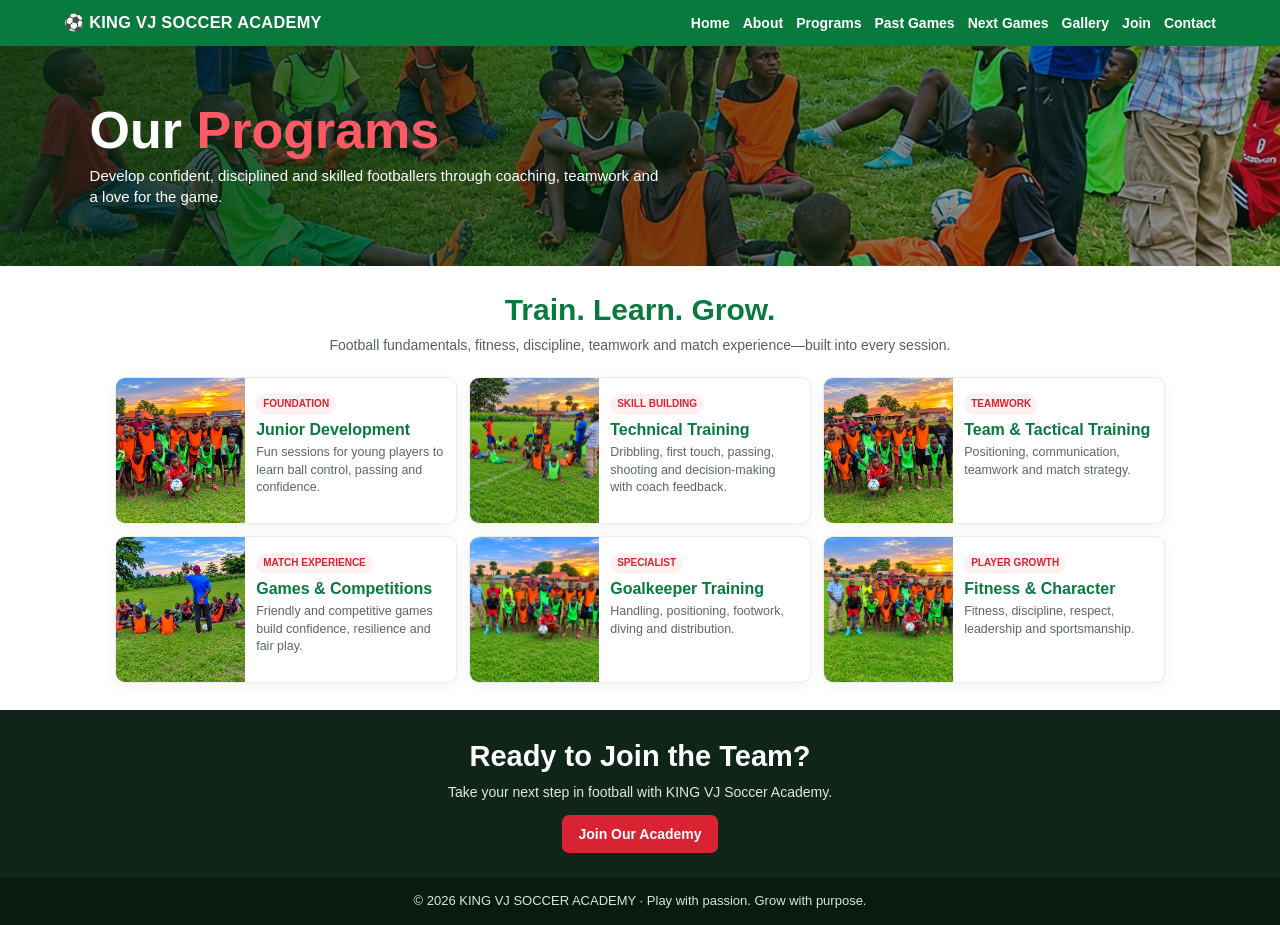
<file: programs.html>
<!DOCTYPE html>
<html lang="en">
<head>
<meta charset="UTF-8"><meta name="viewport" content="width=device-width, initial-scale=1">
<title>Programs | KING VJ Soccer Academy</title>
<style>
:root{--green:#087a3d;--red:#d92332;--dark:#10251a;--light:#f5f8f5}
*{box-sizing:border-box;margin:0;padding:0}
html,body{width:100%;overflow-x:hidden}
body{font-family:Arial,Helvetica,sans-serif;color:#203128;background:#fff;line-height:1.45}
img{display:block;max-width:100%}
header{background:var(--green);color:#fff;padding:11px 5%;display:flex;align-items:center;justify-content:space-between;gap:12px;flex-wrap:wrap}
.brand{font-weight:900;font-size:1.02rem;letter-spacing:.3px}
nav{display:flex;gap:8px 13px;flex-wrap:wrap;align-items:center}
nav a{color:#fff;text-decoration:none;font-weight:700;font-size:14px}nav a:hover{color:#ffe1e4}
.hero{min-height:220px;background-color:#063b20;background-image:linear-gradient(90deg,rgba(5,35,18,.82),rgba(5,35,18,.28)),url('images/training.png');background-position:center;background-size:cover;background-repeat:no-repeat;display:flex;align-items:center;padding:30px 7%;color:#fff}
.hero h1{font-size:clamp(30px,5vw,52px);line-height:1.05;margin-bottom:7px}.hero p{max-width:570px;font-size:15px}.accent{color:#ff5965}
.wrap{width:min(1050px,90%);margin:auto}
.intro{text-align:center;padding:22px 0 8px}.intro h2{font-size:clamp(23px,3vw,30px);color:var(--green);margin-bottom:4px}.intro p{max-width:680px;margin:auto;color:#526258;font-size:14px}
.programs{display:grid;grid-template-columns:repeat(3,minmax(0,1fr));gap:12px;padding:14px 0 27px}
.card{display:grid;grid-template-columns:38% minmax(0,1fr);align-items:stretch;background:#fff;border:1px solid #e8eee9;border-radius:10px;overflow:hidden;box-shadow:0 4px 14px #10251a0d;min-width:0}
.card img{width:100%;height:100%;min-height:145px;max-height:190px;object-fit:cover;object-position:center;background:#eaf4ec}
.card-content{padding:12px 11px;min-width:0}.tag{display:inline-block;background:#fff0f1;color:var(--red);font-weight:800;font-size:10px;padding:3px 7px;border-radius:20px;margin-bottom:5px}
.card h3{color:var(--green);font-size:16px;line-height:1.2;margin:0 0 5px}.card p{color:#59675e;font-size:12.5px;line-height:1.4}
.cta{background:var(--dark);color:#fff;text-align:center;padding:25px 5%}.cta h2{font-size:clamp(22px,3vw,29px);margin-bottom:5px}.cta p{margin-bottom:12px;color:#dce8df;font-size:14px}.btn{display:inline-block;background:var(--red);color:#fff;padding:9px 16px;border-radius:7px;text-decoration:none;font-weight:800;font-size:14px}.btn:hover{background:#b91827}
footer{background:#071b10;color:#d9e5dc;text-align:center;padding:14px 5%;font-size:13px}
@media(max-width:900px){.programs{grid-template-columns:repeat(2,minmax(0,1fr));gap:11px}.hero{min-height:205px}}
@media(max-width:600px){
 header{display:block;padding:11px 5%}.brand{margin-bottom:9px;font-size:14px}nav{gap:7px 10px}nav a{font-size:12.5px}
 .hero{min-height:175px;padding:25px 6%;background-position:center;background-size:cover;background-repeat:no-repeat}.hero p{font-size:14px}
 .wrap{width:90%}.intro{padding:19px 0 7px}.intro p{font-size:13px}
 .programs{grid-template-columns:1fr;gap:9px;padding:12px 0 22px}
 .card{grid-template-columns:35% minmax(0,1fr);border-radius:9px}
 .card img{min-height:118px;max-height:155px}
 .card-content{padding:10px}.card h3{font-size:15px}.card p{font-size:12px;line-height:1.35}.tag{font-size:9px;padding:3px 6px;margin-bottom:4px}
 .cta{padding:22px 5%}
}
@media(max-width:360px){.card{grid-template-columns:33% minmax(0,1fr)}.card img{min-height:125px}.card-content{padding:8px}.card h3{font-size:14px}.card p{font-size:11.5px}}
</style>
</head>
<body>
<header><div class="brand">⚽ KING VJ SOCCER ACADEMY</div>
<nav aria-label="Main navigation"><a href="index.html">Home</a><a href="about.html">About</a><a href="programs.html">Programs</a><a href="past-games.html">Past Games</a><a href="next-games.html">Next Games</a><a href="gallery.html">Gallery</a><a href="join.html">Join</a><a href="contact.html">Contact</a></nav></header>
<section class="hero"><div><h1>Our <span class="accent">Programs</span></h1><p>Develop confident, disciplined and skilled footballers through coaching, teamwork and a love for the game.</p></div></section>
<section class="wrap intro"><h2>Train. Learn. Grow.</h2><p>Football fundamentals, fitness, discipline, teamwork and match experience—built into every session.</p></section>
<section class="wrap programs">
<article class="card"><img src="images/players.png" alt="Academy players developing football skills"><div class="card-content"><span class="tag">FOUNDATION</span><h3>Junior Development</h3><p>Fun sessions for young players to learn ball control, passing and confidence.</p></div></article>
<article class="card"><img src="images/training.png" alt="Players at football training"><div class="card-content"><span class="tag">SKILL BUILDING</span><h3>Technical Training</h3><p>Dribbling, first touch, passing, shooting and decision-making with coach feedback.</p></div></article>
<article class="card"><img src="images/team.png" alt="KING VJ Soccer Academy team"><div class="card-content"><span class="tag">TEAMWORK</span><h3>Team & Tactical Training</h3><p>Positioning, communication, teamwork and match strategy.</p></div></article>
<article class="card"><img src="images/match1.png" alt="Young footballers in a match"><div class="card-content"><span class="tag">MATCH EXPERIENCE</span><h3>Games & Competitions</h3><p>Friendly and competitive games build confidence, resilience and fair play.</p></div></article>
<article class="card"><img src="images/goalkeeper.png" alt="Goalkeeper training"><div class="card-content"><span class="tag">SPECIALIST</span><h3>Goalkeeper Training</h3><p>Handling, positioning, footwork, diving and distribution.</p></div></article>
<article class="card"><img src="images/match2.png" alt="Academy players in football action"><div class="card-content"><span class="tag">PLAYER GROWTH</span><h3>Fitness & Character</h3><p>Fitness, discipline, respect, leadership and sportsmanship.</p></div></article>
</section>
<section class="cta"><h2>Ready to Join the Team?</h2><p>Take your next step in football with KING VJ Soccer Academy.</p><a class="btn" href="join.html">Join Our Academy</a></section>
<footer>© 2026 KING VJ SOCCER ACADEMY · Play with passion. Grow with purpose.</footer>
</body></html>
</file>
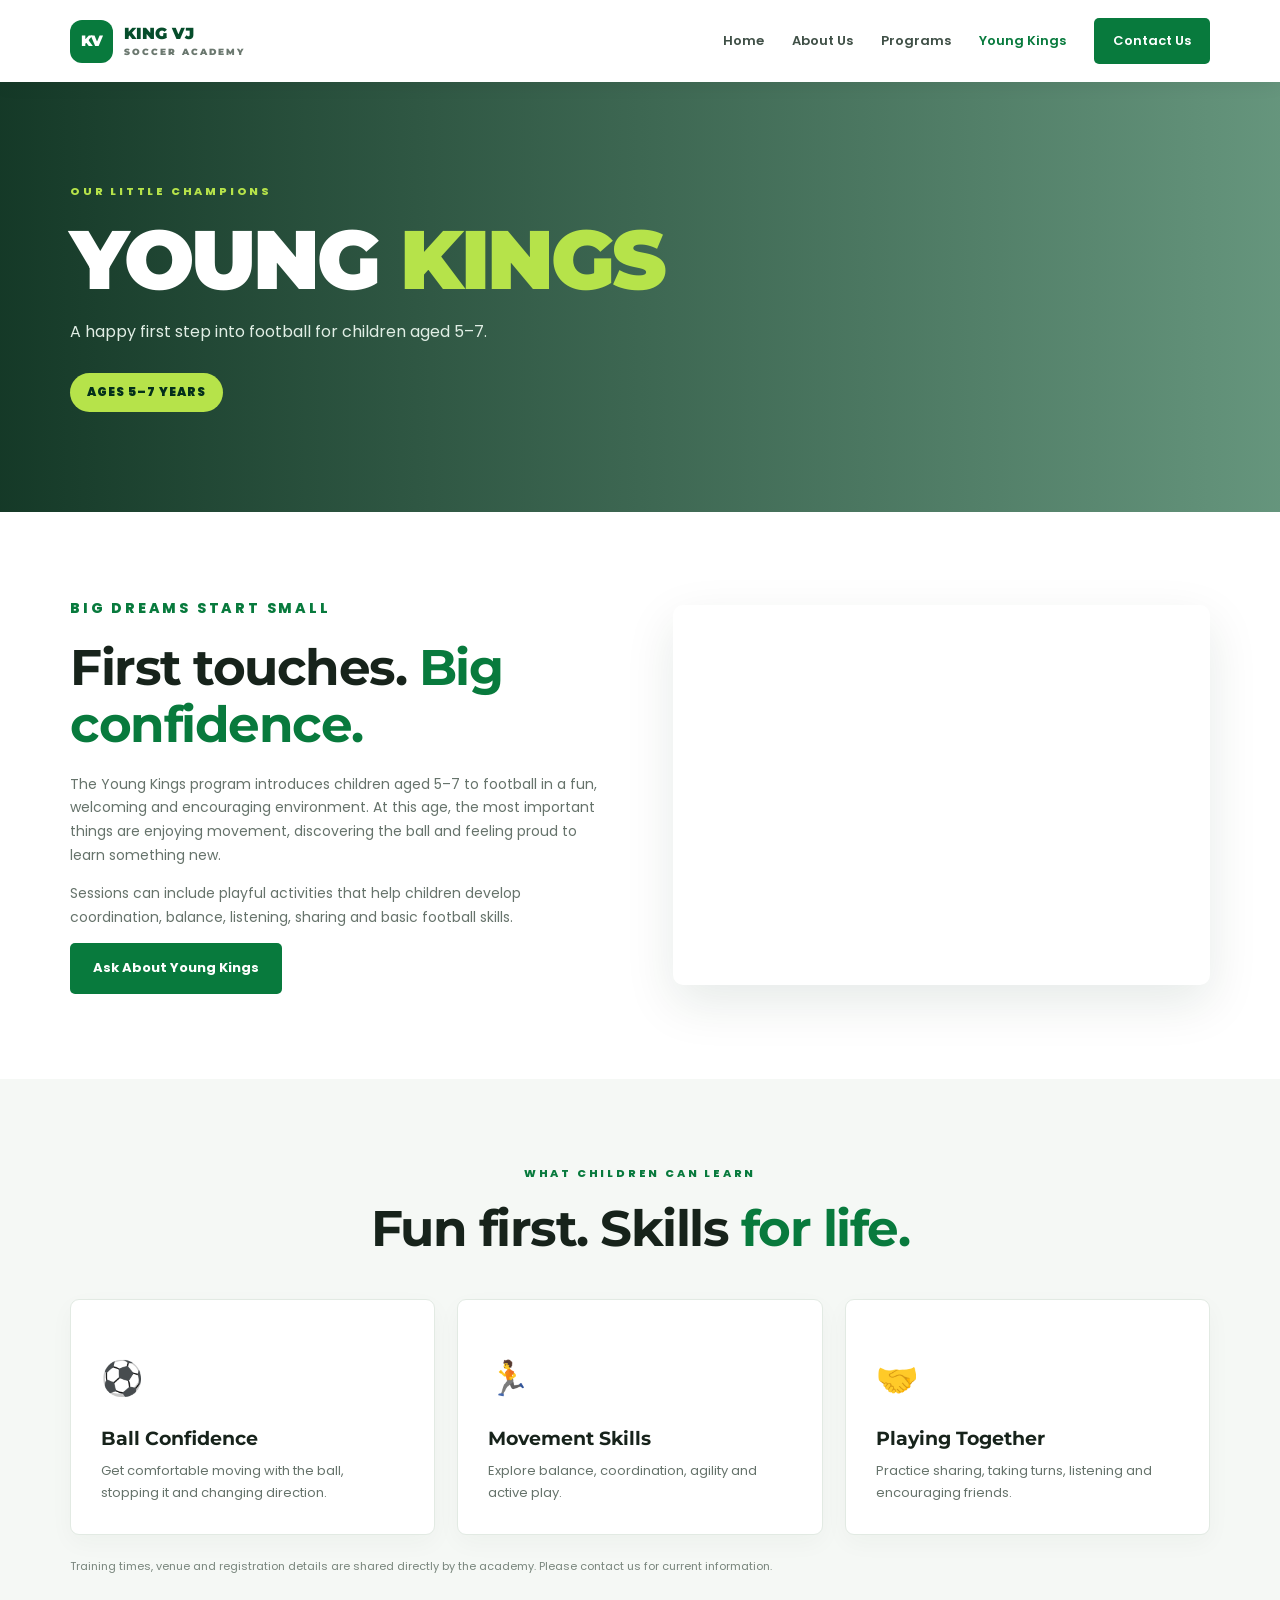
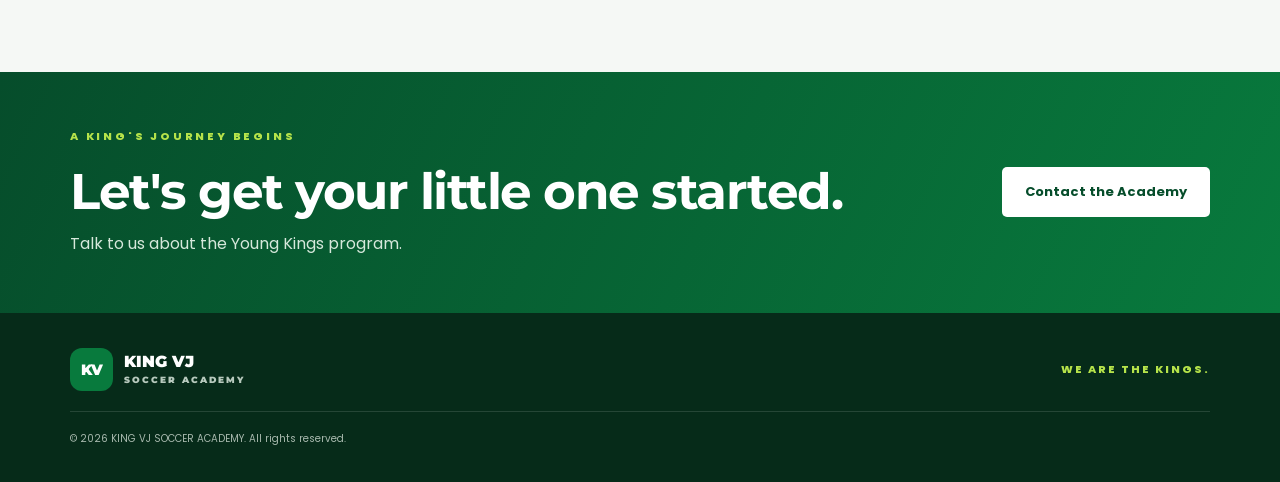
<file: young-kings.html>
<!DOCTYPE html>
<html lang="en"><head>
<meta charset="UTF-8"><meta name="viewport" content="width=device-width, initial-scale=1.0">
<meta name="description" content="KING VJ SOCCER ACADEMY - WE ARE THE KINGS.">
<title>Young Kings | KING VJ SOCCER ACADEMY</title>
<link rel="preconnect" href="https://fonts.googleapis.com"><link rel="preconnect" href="https://fonts.gstatic.com" crossorigin>
<link href="https://fonts.googleapis.com/css2?family=Montserrat:wght@400;500;600;700;800;900&family=Poppins:wght@400;500;600;700&display=swap" rel="stylesheet">
<link rel="stylesheet" href="styles.css"><script src="script.js" defer></script></head><body>
<header class="site-header"><div class="container nav-wrap">
<a class="brand" href="index.html"><span class="brand-mark">KV</span><span>KING VJ <small>SOCCER ACADEMY</small></span></a>
<button class="menu-toggle" aria-label="Open navigation" aria-expanded="false">☰</button>
<nav class="main-nav" aria-label="Main navigation">
<a class="" href="index.html">Home</a><a class="" href="about.html">About Us</a><a class="" href="programs.html">Programs</a><a class="active" href="young-kings.html">Young Kings</a><a class="nav-cta " href="contact.html">Contact Us</a>
</nav></div></header><main><section class="page-hero young-hero"><div class="container"><p class="eyebrow">OUR LITTLE CHAMPIONS</p><h1>YOUNG <span>KINGS</span></h1><p>A happy first step into football for children aged 5–7.</p><span class="age-pill">AGES 5–7 YEARS</span></div></section>
<section class="section"><div class="container split-section"><div><p class="eyebrow green">BIG DREAMS START SMALL</p><h2>First touches. <span>Big confidence.</span></h2><p>The Young Kings program introduces children aged 5–7 to football in a fun, welcoming and encouraging environment. At this age, the most important things are enjoying movement, discovering the ball and feeling proud to learn something new.</p><p>Sessions can include playful activities that help children develop coordination, balance, listening, sharing and basic football skills.</p><a class="btn btn-primary" href="contact.html">Ask About Young Kings</a></div><div class="photo-panel young-photo"></div></div></section>
<section class="section soft"><div class="container"><div class="section-heading"><p class="eyebrow green">WHAT CHILDREN CAN LEARN</p><h2>Fun first. Skills <span>for life.</span></h2></div><div class="cards-grid"><article class="info-card"><div class="program-symbol">⚽</div><h3>Ball Confidence</h3><p>Get comfortable moving with the ball, stopping it and changing direction.</p></article><article class="info-card"><div class="program-symbol">🏃</div><h3>Movement Skills</h3><p>Explore balance, coordination, agility and active play.</p></article><article class="info-card"><div class="program-symbol">🤝</div><h3>Playing Together</h3><p>Practice sharing, taking turns, listening and encouraging friends.</p></article></div><p class="small-note">Training times, venue and registration details are shared directly by the academy. Please contact us for current information.</p></div></section>
<section class="callout"><div class="container callout-inner"><div><p class="eyebrow">A KING'S JOURNEY BEGINS</p><h2>Let's get your little one started.</h2><p>Talk to us about the Young Kings program.</p></div><a class="btn btn-light" href="contact.html">Contact the Academy</a></div></section></main><footer class="site-footer"><div class="container footer-inner">
<a class="brand brand-footer" href="index.html"><span class="brand-mark">KV</span><span>KING VJ <small>SOCCER ACADEMY</small></span></a>
<p>WE ARE THE KINGS.</p><small>© <span class="year"></span> KING VJ SOCCER ACADEMY. All rights reserved.</small>
</div></footer></body></html>
</file>
<file: styles.css>
:root{--green:#087a3d;--dark:#064d2b;--deep:#032f1b;--lime:#b6e34a;--ink:#17231b;--muted:#66736b;--paper:#f5f8f5;--line:#e2eae3}
*{box-sizing:border-box}html{scroll-behavior:smooth}body{margin:0;color:var(--ink);font-family:Poppins,Arial,sans-serif;line-height:1.7}h1,h2,h3,.brand{font-family:Montserrat,Arial,sans-serif;line-height:1.15}h1,h2,h3,p{margin-top:0}h2{font-size:clamp(2rem,4vw,3.1rem);letter-spacing:-1.5px;margin-bottom:20px}h2 span,h1 span{color:var(--green)}p{color:var(--muted)}a{color:inherit;text-decoration:none}.container{width:min(1140px,calc(100% - 44px));margin:auto}
.site-header{height:82px;background:#fff;display:flex;align-items:center;position:sticky;top:0;z-index:50;box-shadow:0 3px 18px #0000000f}.nav-wrap{display:flex;align-items:center;justify-content:space-between}.brand{display:flex;align-items:center;gap:11px;font-size:16px;font-weight:900;color:var(--dark)}.brand small{display:block;font-size:9px;letter-spacing:2px;color:#6b786f;margin-top:3px}.brand-mark{width:43px;height:43px;border-radius:12px;background:var(--green);color:white;display:grid;place-items:center;font-size:15px}.main-nav{display:flex;align-items:center;gap:28px}.main-nav a{font-size:13px;font-weight:600;color:#405047}.main-nav a:hover,.main-nav a.active{color:var(--green)}.main-nav .nav-cta{background:var(--green);color:white;padding:12px 19px;border-radius:5px}.main-nav .nav-cta:hover{background:var(--dark);color:white}.menu-toggle{display:none;border:0;background:var(--green);color:white;border-radius:5px;padding:8px 12px;font-size:20px}
.hero{min-height:600px;display:flex;align-items:center;position:relative;color:white;background:#123c26 url('https://images.unsplash.com/photo-1522778119026-d647f0596c20?auto=format&fit=crop&w=2000&q=85') center/cover}.hero-shade{position:absolute;inset:0;background:linear-gradient(90deg,#021f17e8,#03341bb3 55%,#03281630)}.hero-content{position:relative;padding:90px 0}.eyebrow{font-size:11px;letter-spacing:2.8px;font-weight:800;color:var(--lime);margin-bottom:18px}.eyebrow.green{color:var(--green)}.hero h1,.page-hero h1{font-size:clamp(3rem,8vw,6.3rem);font-weight:900;letter-spacing:-4px;line-height:.98;margin:0 0 23px}.hero h1 span{color:var(--lime)}.hero-lead{font-size:18px;color:#e2eee5;max-width:570px;margin-bottom:32px}.hero-actions{display:flex;gap:13px;flex-wrap:wrap}.btn{display:inline-flex;align-items:center;justify-content:center;padding:14px 23px;border-radius:5px;font-weight:700;font-size:13px;border:0;cursor:pointer}.btn-primary{background:var(--green);color:white}.btn-primary:hover{background:var(--dark)}.btn-outline{border:1px solid #ffffffb3;color:white}.btn-outline:hover{background:white;color:var(--dark)}.btn-light{background:white;color:var(--dark)}.section{padding:85px 0}.soft{background:var(--paper)}.intro-grid,.split-section{display:grid;grid-template-columns:1fr 1fr;gap:65px;align-items:center}.intro-grid p,.split-section p{font-size:14px}.text-link{color:var(--green);font-weight:700;font-size:13px}.feature-band{background:var(--dark);padding:45px 0}.feature-grid{display:grid;grid-template-columns:repeat(3,1fr);gap:35px}.feature{color:white}.feature-icon{font-size:25px;color:var(--lime)}.feature h3{font-size:17px;margin:12px 0 8px}.feature p{font-size:13px;color:#c7d8cc;margin:0}.photo-panel{min-height:380px;border-radius:10px;background-size:cover;background-position:center;box-shadow:0 18px 50px #05301b1a}.home-photo{background-image:url('https://images.unsplash.com/photo-1517466787929-bc90951d0974?auto=format&fit=crop&w=1100&q=85')}.about-photo{background-image:url('https://images.unsplash.com/photo-1518604666860-9ed391f76460?auto=format&fit=crop&w=1100&q=85')}.young-photo{background-image:url('https://images.unsplash.com/photo-1526232761682-d26e03ac148e?auto=format&fit=crop&w=1100&q=85')}.callout{background:linear-gradient(115deg,var(--dark),var(--green));padding:55px 0}.callout-inner{display:flex;align-items:center;justify-content:space-between;gap:25px}.callout h2{color:white;margin-bottom:10px}.callout p:not(.eyebrow){color:#d6e8db;margin-bottom:0}.page-hero{padding:100px 0;color:white;background:linear-gradient(90deg,#032a17ed,#04522ab8),url('https://images.unsplash.com/photo-1522778119026-d647f0596c20?auto=format&fit=crop&w=1800&q=80') center/cover}.page-hero h1{font-size:clamp(2.8rem,7vw,5.2rem);letter-spacing:-3px;margin-bottom:18px}.page-hero h1 span{color:var(--lime)}.page-hero p:not(.eyebrow){color:#e1eee5;max-width:650px;font-size:16px}.section-heading{text-align:center;max-width:720px;margin:0 auto 42px}.section-heading p:not(.eyebrow){font-size:14px}.cards-grid{display:grid;grid-template-columns:repeat(3,1fr);gap:22px}.info-card{background:white;border:1px solid var(--line);border-radius:9px;padding:30px;box-shadow:0 8px 25px #083c1e09}.info-card h3{font-size:19px;margin:15px 0 10px}.info-card p{font-size:13px;margin-bottom:0}.card-number{font-size:28px;color:#b8d8c2}.program-tag{font-size:10px;letter-spacing:1.5px;color:var(--green);font-weight:800;background:#eaf5ed;border-radius:30px;padding:7px 11px}.program-symbol{font-size:34px;margin:20px 0}.info-card .text-link{display:inline-block;margin-top:20px}.age-pill{display:inline-block;margin-top:12px;padding:9px 17px;border-radius:30px;background:var(--lime);color:var(--deep);font-weight:900;font-size:12px;letter-spacing:1px}.young-hero{background-image:linear-gradient(90deg,#032a17ed,#04522a9c),url('https://images.unsplash.com/photo-1526232761682-d26e03ac148e?auto=format&fit=crop&w=1800&q=80')}.small-note,.form-note{font-size:11px;color:#78857c;margin-top:22px}.contact-layout{display:grid;grid-template-columns:.9fr 1.1fr;gap:70px;align-items:start}.contact-detail{display:flex;gap:16px;align-items:center;margin:24px 0}.contact-detail>span{width:43px;height:43px;display:grid;place-items:center;background:#eaf5ed;border-radius:50%;color:var(--green);font-size:20px}.contact-detail strong{font-size:13px}.contact-detail p{font-size:13px;margin:3px 0 0}.contact-form{padding:35px;background:var(--paper);border:1px solid var(--line);border-radius:10px}.contact-form h3{font-size:22px;margin-bottom:24px}.contact-form label{display:block;font-size:12px;font-weight:700;margin:15px 0 7px}.contact-form input,.contact-form select,.contact-form textarea{width:100%;padding:13px;border:1px solid #dce5dd;border-radius:5px;background:white;font:13px Poppins,sans-serif}.contact-form textarea{resize:vertical}.contact-form button{margin-top:20px}.form-note{margin-bottom:0}.site-footer{background:#062b19;padding:35px 0;color:white}.footer-inner{display:flex;align-items:center;justify-content:space-between;gap:20px;flex-wrap:wrap}.brand-footer{color:white}.brand-footer small{color:#b7c9bd}.footer-inner>p{color:var(--lime);font-size:11px;font-weight:800;letter-spacing:2px;margin:0}.footer-inner>small{width:100%;color:#a8b9ae;font-size:10px;border-top:1px solid #ffffff20;padding-top:18px}@media(max-width:750px){

header{
    justify-content:center;
    text-align:center;
}

nav{
    justify-content:center;
    gap:12px;
}

.hero{
    min-height:420px;
    padding:45px 6%;
    background-position:center;
}

.hero h1{
    font-size:2.5rem;
}

.hero p{
    font-size:1rem;
}

.cards{
    grid-template-columns:1fr;
}

.about{
    grid-template-columns:1fr;
}

section{
    padding:45px 6%;
}

}
@media(max-width:800px){.menu-toggle{display:block}.main-nav{display:none;position:absolute;top:82px;left:0;right:0;background:white;padding:18px 22px 25px;box-shadow:0 12px 20px #00000012;flex-direction:column;align-items:stretch;gap:0}.main-nav.open{display:flex}.main-nav a{padding:12px 0}.main-nav .nav-cta{text-align:center;margin-top:8px}.hero{min-height:540px}.intro-grid,.split-section,.contact-layout{grid-template-columns:1fr;gap:30px}.feature-grid,.cards-grid{grid-template-columns:1fr}.section{padding:65px 0}.photo-panel{min-height:290px}.callout-inner{align-items:flex-start;flex-direction:column}.page-hero{padding:75px 0}.hero h1,.page-hero h1{letter-spacing:-2px}.contact-form{padding:25px}}@media(max-width:440px){.container{width:calc(100% - 30px)}.hero-actions{flex-direction:column;align-items:stretch}.hero-actions .btn{width:100%}.hero-lead{font-size:16px}.footer-inner{align-items:flex-start;flex-direction:column}}
</file>
